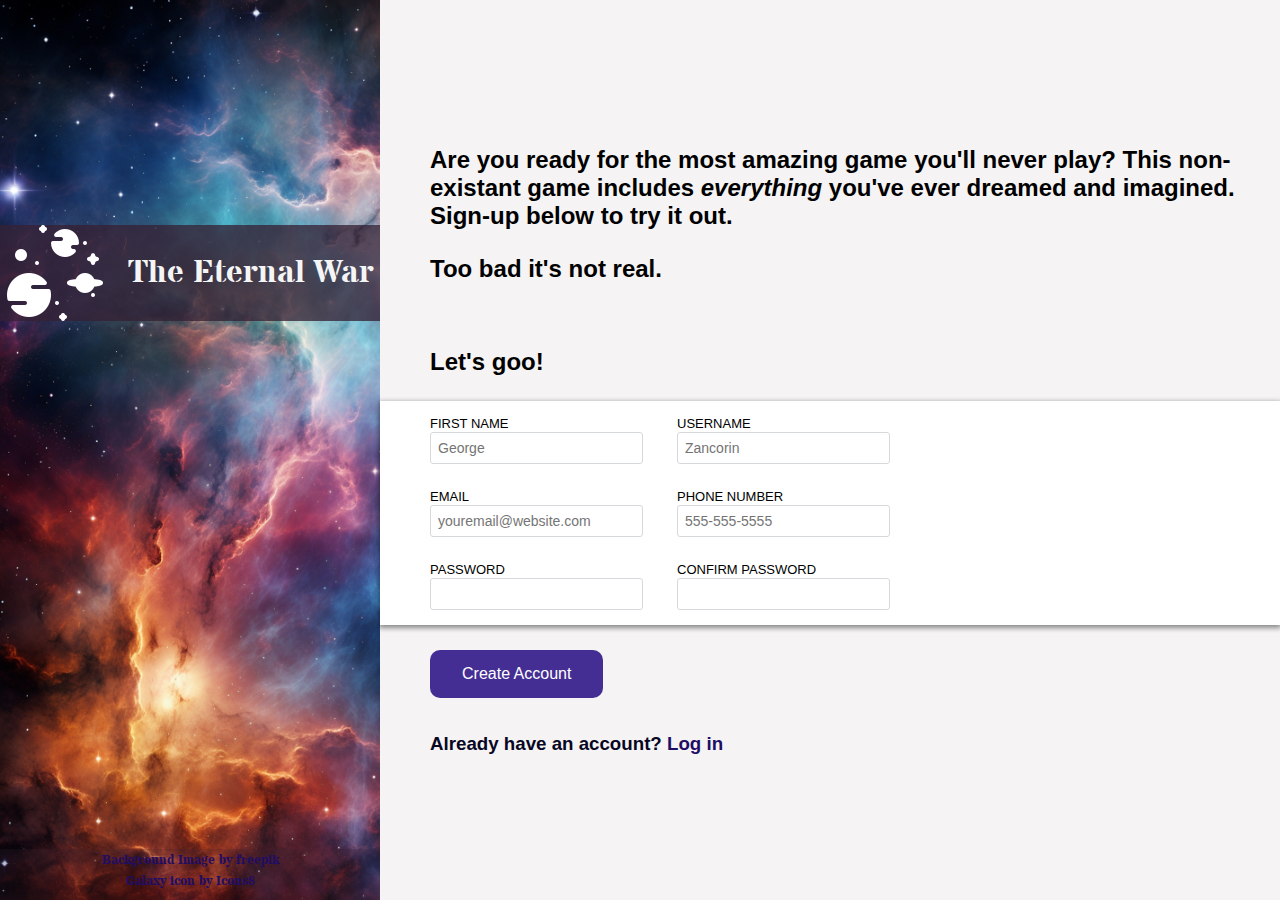
<file: index.html>
<!DOCTYPE html>
<html lang="en">
<head>
    <meta charset="UTF-8">
    <meta name="viewport" content="width=device-width, initial-scale=1.0">
    <title>Sign-up for the greatest game in the world.</title>
    <link rel="stylesheet" href="styles.css">
</head>
<body>


    <div class="mainContainer">

        <div class="leftSideContainer" title="A breathtaking galaxy.">
            <div class="leftSideTopContent">
                <img src="./Images/galaxy3.png" alt="Planets Icon">
                <h1>The Eternal War</h1>
            </div>
            <div class="leftSideBotContent">
                <h5>
                    <a href="https://www.freepik.com/free-ai-image/photorealistic-galaxy-background_94939276.htm#query=galaxy%20background&position=29&from_view=keyword&track=ais&uuid=30cdccdd-d65b-4391-8c16-6952f821e891">
                        Background Image by freepik
                    </a>
                </h5>

                <h5>
                    <a target="_blank" href="https://icons8.com/icon/QeUb2Fy0heV7/galaxy">Galaxy</a> icon by <a target="_blank" href="https://icons8.com">Icons8</a>
                </h5>
            </div>
        </div>

        <div class="rightSideContainer">
            <div class="rightSideTopText">
                <h2>Are you ready for the most amazing game you'll never play? This non-existant game includes <em>everything</em> you've ever dreamed and imagined. Sign-up below to try it out.</h2>
                <h2>Too bad it's not real.</h2>
            </div>

                <form action="" method="get" class="sign-up-form">
                    <header class="sign-up-form-header">
                        <h2>Let's goo!</h2>
                    </header>

                    <div class="rightSideForm">
                    <div class="form-column">

                        <div class="form-pair">
                        <label for="name">First Name</label>
                        <input type="text" 
                        id="name" name="name" placeholder="George"
                        minlength="3" maxlength="20"/>
                        </div>

                        <div class="form-pair">
                            <label for="email">Email</label>
                            <input type="email" id="email" name="email" placeholder="youremail@website.com">
                        </div>


                        <div class="form-pair">
                                <label for="password">Password</label>
                                <input type="password" id="password" name="password"
                                minlength="8" maxlength="20">
                        </div>
                    </div>

                    <div class="form-column">

                        <div class="form-pair">
                            <label for="username">Username</label>
                            <input type="text"
                            id="username" name="username" placeholder="Zancorin"
                            minlength="3" maxlength="20"/>
                        </div>


                        <div class="form-pair">
                            <label for="phone">Phone Number</label>
                            <input type="tel"
                            id="phone" name="phone" placeholder="555-555-5555"
                            minlength="10" maxlength="10"/>
                        </div>

                        <div class="form-pair">
                            <label for="confirmPassword">Confirm Password</label>
                            <input type="password" id="confirmPassword" name="confirmPassword"
                            minlength="8" maxlength="20">
                        </div>
                    </div>

                   <!-- <fieldset class="legacy-form-row">
                        <legend>Class</legend>
                        <input type="radio" id="class-type-1" name="class-type" value="warrior"/>
                        <label for="class-type-1" class="radio-label">Warrior</label>
                        <input type="radio" id="class-type-2" name="class-type" value="mage"/>
                        <label for="class-type-2" class="radio-label">Mage</label>
                        <input type="radio" id="class-type-3" name="class-type" value="Scout"/>
                        <label for="class-type-3" class="radio-label">Scout</label>
                    </fieldset>
                    --->




                    </div>

                </form>
                <div class="rightSideBtn">
                    <button>Create Account</button>
                </div>
                <div class="rightSideBotText">
                    <h3>Already have an account?<a href="#"> Log in</a></h3> 
                </div>
            </div>

        </div>

    </div>

</div>
</body>
</html>
</file>
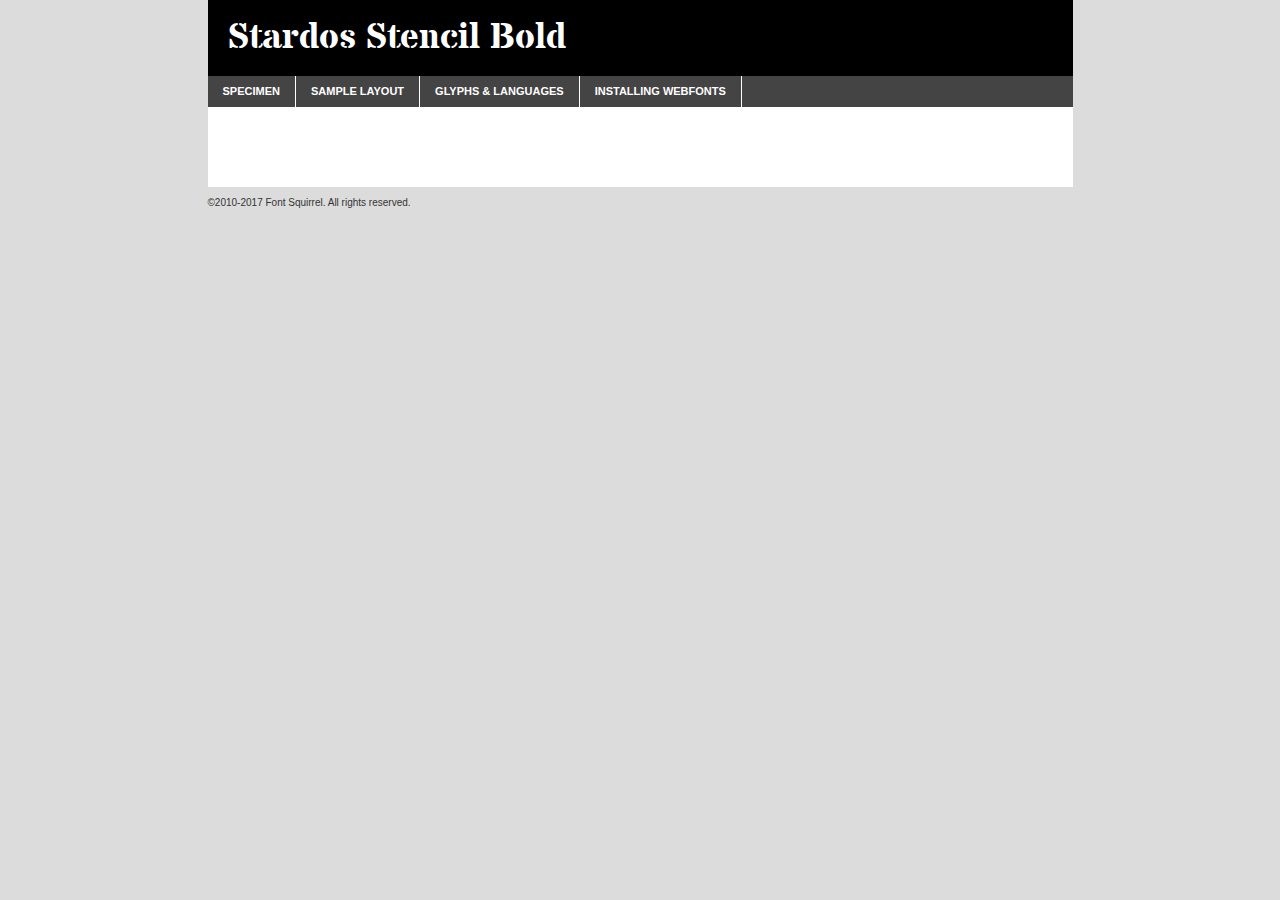
<file: fonts/stardosstencil-bold-demo.html>
<!DOCTYPE html PUBLIC "-//W3C//DTD XHTML 1.0 Transitional//EN"
        "http://www.w3.org/TR/xhtml1/DTD/xhtml1-transitional.dtd">

<html xmlns="http://www.w3.org/1999/xhtml" xml:lang="en" lang="en">
<head>
    <meta http-equiv="Content-Type" content="text/html; charset=utf-8"/>
    <script src="http://ajax.googleapis.com/ajax/libs/jquery/1.7.2/jquery.min.js" type="text/javascript" charset="utf-8"></script>
    <script type="text/javascript">
		(function($) {
			$.fn.easyTabs = function(option) {
				var param = jQuery.extend({ fadeSpeed: 'fast', defaultContent: 1, activeClass: 'active' }, option);
				$(this).each(function() {
					var thisId = '#' + this.id;
					if ( param.defaultContent == '' )
					{
						param.defaultContent = 1;
					}
					if ( typeof param.defaultContent == 'number' )
					{
						var defaultTab = $(thisId + ' .tabs li:eq(' + (param.defaultContent - 1) + ') a').attr('href').substr(1);
					}
					else
					{
						var defaultTab = param.defaultContent;
					}
					$(thisId + ' .tabs li a').each(function() {
						var tabToHide = $(this).attr('href').substr(1);
						$('#' + tabToHide).addClass('easytabs-tab-content');
					});
					hideAll();
					changeContent(defaultTab);

					function hideAll() {$(thisId + ' .easytabs-tab-content').hide();}

					function changeContent(tabId)
					{
						hideAll();
						$(thisId + ' .tabs li').removeClass(param.activeClass);
						$(thisId + ' .tabs li a[href=#' + tabId + ']').closest('li').addClass(param.activeClass);
						if ( param.fadeSpeed != 'none' )
						{
							$(thisId + ' #' + tabId).fadeIn(param.fadeSpeed);
						}
						else
						{
							$(thisId + ' #' + tabId).show();
						}
					}

					$(thisId + ' .tabs li').click(function() {
						var tabId = $(this).find('a').attr('href').substr(1);
						changeContent(tabId);
						return false;
					});
				});
			}
		})(jQuery);
    </script>
    <link rel="stylesheet" href="specimen_files/specimen_stylesheet.css" type="text/css" charset="utf-8"/>
    <link rel="stylesheet" href="stylesheet.css" type="text/css" charset="utf-8"/>

    <style type="text/css">
        		body {
			font-family: 'stardos_stencilbold';
        		}

            </style>

    <title>Stardos Stencil Bold Specimen</title>


    <script type="text/javascript" charset="utf-8">
		$(document).ready(function() {
			$('#container').easyTabs({ defaultContent: 1 });
		});
    </script>
</head>

<body>
<div id="container">
    <div id="header">
		Stardos Stencil Bold    </div>
    <ul class="tabs">
        <li><a href="#specimen">Specimen</a></li>
        <li><a href="#layout">Sample Layout</a></li>
		        <li><a href="#glyphs">Glyphs &amp; Languages</a></li>
        <li><a href="#installing">Installing Webfonts</a></li>

    </ul>

    <div id="main_content">


        <div id="specimen">

            <div class="section">
                <div class="grid12 firstcol">
                    <div class="huge">AaBb</div>
                </div>
            </div>

            <div class="section">
                <div class="glyph_range">A&#x200B;B&#x200b;C&#x200b;D&#x200b;E&#x200b;F&#x200b;G&#x200b;H&#x200b;I&#x200b;J&#x200b;K&#x200b;L&#x200b;M&#x200b;N&#x200b;O&#x200b;P&#x200b;Q&#x200b;R&#x200b;S&#x200b;T&#x200b;U&#x200b;V&#x200b;W&#x200b;X&#x200b;Y&#x200b;Z&#x200b;a&#x200b;b&#x200b;c&#x200b;d&#x200b;e&#x200b;f&#x200b;g&#x200b;h&#x200b;i&#x200b;j&#x200b;k&#x200b;l&#x200b;m&#x200b;n&#x200b;o&#x200b;p&#x200b;q&#x200b;r&#x200b;s&#x200b;t&#x200b;u&#x200b;v&#x200b;w&#x200b;x&#x200b;y&#x200b;z&#x200b;1&#x200b;2&#x200b;3&#x200b;4&#x200b;5&#x200b;6&#x200b;7&#x200b;8&#x200b;9&#x200b;0&#x200b;&amp;&#x200b;.&#x200b;,&#x200b;?&#x200b;!&#x200b;&#64;&#x200b;(&#x200b;)&#x200b;#&#x200b;$&#x200b;%&#x200b;*&#x200b;+&#x200b;-&#x200b;=&#x200b;:&#x200b;;</div>
            </div>
            <div class="section">
                <div class="grid12 firstcol">
                    <table class="sample_table">
                        <tr>
                            <td>10</td>
                            <td class="size10">abcdefghijklmnopqrstuvwxyzABCDEFGHIJKLMNOPQRSTUVWXYZ0123456789abcdefghijklmnopqrstuvwxyzABCDEFGHIJKLMNOPQRSTUVWXYZ0123456789abcdefghijklmnopqrstuvwxyzABCDEFGHIJKLMNOPQRSTUVWXYZ</td>
                        </tr>
                        <tr>
                            <td>11</td>
                            <td class="size11">abcdefghijklmnopqrstuvwxyzABCDEFGHIJKLMNOPQRSTUVWXYZ0123456789abcdefghijklmnopqrstuvwxyzABCDEFGHIJKLMNOPQRSTUVWXYZ0123456789abcdefghijklmnopqrstuvwxyzABCDEFGHIJKLMNOPQRSTUVWXYZ</td>
                        </tr>
                        <tr>
                            <td>12</td>
                            <td class="size12">abcdefghijklmnopqrstuvwxyzABCDEFGHIJKLMNOPQRSTUVWXYZ0123456789abcdefghijklmnopqrstuvwxyzABCDEFGHIJKLMNOPQRSTUVWXYZ0123456789abcdefghijklmnopqrstuvwxyzABCDEFGHIJKLMNOPQRSTUVWXYZ</td>
                        </tr>
                        <tr>
                            <td>13</td>
                            <td class="size13">abcdefghijklmnopqrstuvwxyzABCDEFGHIJKLMNOPQRSTUVWXYZ0123456789abcdefghijklmnopqrstuvwxyzABCDEFGHIJKLMNOPQRSTUVWXYZ0123456789abcdefghijklmnopqrstuvwxyzABCDEFGHIJKLMNOPQRSTUVWXYZ</td>
                        </tr>
                        <tr>
                            <td>14</td>
                            <td class="size14">abcdefghijklmnopqrstuvwxyzABCDEFGHIJKLMNOPQRSTUVWXYZ0123456789abcdefghijklmnopqrstuvwxyzABCDEFGHIJKLMNOPQRSTUVWXYZ0123456789abcdefghijklmnopqrstuvwxyzABCDEFGHIJKLMNOPQRSTUVWXYZ</td>
                        </tr>
                        <tr>
                            <td>16</td>
                            <td class="size16">abcdefghijklmnopqrstuvwxyzABCDEFGHIJKLMNOPQRSTUVWXYZ0123456789abcdefghijklmnopqrstuvwxyzABCDEFGHIJKLMNOPQRSTUVWXYZ</td>
                        </tr>
                        <tr>
                            <td>18</td>
                            <td class="size18">abcdefghijklmnopqrstuvwxyzABCDEFGHIJKLMNOPQRSTUVWXYZ0123456789abcdefghijklmnopqrstuvwxyzABCDEFGHIJKLMNOPQRSTUVWXYZ</td>
                        </tr>
                        <tr>
                            <td>20</td>
                            <td class="size20">abcdefghijklmnopqrstuvwxyzABCDEFGHIJKLMNOPQRSTUVWXYZ0123456789abcdefghijklmnopqrstuvwxyzABCDEFGHIJKLMNOPQRSTUVWXYZ</td>
                        </tr>
                        <tr>
                            <td>24</td>
                            <td class="size24">abcdefghijklmnopqrstuvwxyzABCDEFGHIJKLMNOPQRSTUVWXYZ0123456789abcdefghijklmnopqrstuvwxyzABCDEFGHIJKLMNOPQRSTUVWXYZ</td>
                        </tr>
                        <tr>
                            <td>30</td>
                            <td class="size30">abcdefghijklmnopqrstuvwxyzABCDEFGHIJKLMNOPQRSTUVWXYZ0123456789abcdefghijklmnopqrstuvwxyzABCDEFGHIJKLMNOPQRSTUVWXYZ</td>
                        </tr>
                        <tr>
                            <td>36</td>
                            <td class="size36">abcdefghijklmnopqrstuvwxyzABCDEFGHIJKLMNOPQRSTUVWXYZ0123456789abcdefghijklmnopqrstuvwxyzABCDEFGHIJKLMNOPQRSTUVWXYZ</td>
                        </tr>
                        <tr>
                            <td>48</td>
                            <td class="size48">abcdefghijklmnopqrstuvwxyzABCDEFGHIJKLMNOPQRSTUVWXYZ0123456789abcdefghijklmnopqrstuvwxyzABCDEFGHIJKLMNOPQRSTUVWXYZ</td>
                        </tr>
                        <tr>
                            <td>60</td>
                            <td class="size60">abcdefghijklmnopqrstuvwxyzABCDEFGHIJKLMNOPQRSTUVWXYZ0123456789abcdefghijklmnopqrstuvwxyzABCDEFGHIJKLMNOPQRSTUVWXYZ</td>
                        </tr>
                        <tr>
                            <td>72</td>
                            <td class="size72">abcdefghijklmnopqrstuvwxyzABCDEFGHIJKLMNOPQRSTUVWXYZ0123456789abcdefghijklmnopqrstuvwxyzABCDEFGHIJKLMNOPQRSTUVWXYZ</td>
                        </tr>
                        <tr>
                            <td>90</td>
                            <td class="size90">abcdefghijklmnopqrstuvwxyzABCDEFGHIJKLMNOPQRSTUVWXYZ0123456789abcdefghijklmnopqrstuvwxyzABCDEFGHIJKLMNOPQRSTUVWXYZ</td>
                        </tr>
                    </table>

                </div>

            </div>


            <div class="section" id="bodycomparison">


                <div id="xheight">
                    <div class="fontbody">&#x25FC;&#x25FC;&#x25FC;&#x25FC;&#x25FC;&#x25FC;&#x25FC;&#x25FC;&#x25FC;&#x25FC;&#x25FC;&#x25FC;&#x25FC;&#x25FC;&#x25FC;&#x25FC;&#x25FC;&#x25FC;&#x25FC;&#x25FC;&#x25FC;&#x25FC;&#x25FC;&#x25FC;&#x25FC;&#x25FC;&#x25FC;&#x25FC;&#x25FC;&#x25FC;&#x25FC;&#x25FC;&#x25FC;&#x25FC;&#x25FC;&#x25FC;&#x25FC;&#x25FC;&#x25FC;&#x25FC;&#x25FC;&#x25FC;&#x25FC;&#x25FC;&#x25FC;&#x25FC;&#x25FC;&#x25FC;&#x25FC;&#x25FC;&#x25FC;&#x25FC;&#x25FC;&#x25FC;&#x25FC;&#x25FC;&#x25FC;&#x25FC;&#x25FC;&#x25FC;&#x25FC;&#x25FC;&#x25FC;&#x25FC;&#x25FC;&#x25FC;&#x25FC;&#x25FC;&#x25FC;&#x25FC;&#x25FC;&#x25FC;&#x25FC;&#x25FC;&#x25FC;&#x25FC;&#x25FC;&#x25FC;&#x25FC;&#x25FC;&#x25FC;&#x25FC;&#x25FC;&#x25FC;&#x25FC;&#x25FC;&#x25FC;&#x25FC;&#x25FC;&#x25FC;&#x25FC;&#x25FC;&#x25FC;&#x25FC;&#x25FC;&#x25FC;&#x25FC;&#x25FC;&#x25FC;body</div>
                    <div class="arialbody">body</div>
                    <div class="verdanabody">body</div>
                    <div class="georgiabody">body</div>
                </div>
                <div class="fontbody" style="z-index:1">
                    body<span>Stardos Stencil Bold</span>
                </div>
                <div class="arialbody" style="z-index:1">
                    body<span>Arial</span>
                </div>
                <div class="verdanabody" style="z-index:1">
                    body<span>Verdana</span>
                </div>
                <div class="georgiabody" style="z-index:1">
                    body<span>Georgia</span>
                </div>


            </div>


            <div class="section psample psample_row1" id="">

                <div class="grid2 firstcol">
                    <p class="size10"><span>10.</span>Aenean lacinia bibendum nulla sed consectetur. Fusce dapibus, tellus ac cursus commodo, tortor mauris condimentum nibh, ut fermentum massa justo sit amet risus. Nullam id dolor id nibh ultricies vehicula ut id elit. Cum sociis natoque penatibus et magnis dis parturient montes, nascetur ridiculus mus. Nulla vitae elit libero, a pharetra augue.</p>

                </div>
                <div class="grid3">
                    <p class="size11"><span>11.</span>Aenean lacinia bibendum nulla sed consectetur. Fusce dapibus, tellus ac cursus commodo, tortor mauris condimentum nibh, ut fermentum massa justo sit amet risus. Nullam id dolor id nibh ultricies vehicula ut id elit. Cum sociis natoque penatibus et magnis dis parturient montes, nascetur ridiculus mus. Nulla vitae elit libero, a pharetra augue.</p>

                </div>
                <div class="grid3">
                    <p class="size12"><span>12.</span>Aenean lacinia bibendum nulla sed consectetur. Fusce dapibus, tellus ac cursus commodo, tortor mauris condimentum nibh, ut fermentum massa justo sit amet risus. Nullam id dolor id nibh ultricies vehicula ut id elit. Cum sociis natoque penatibus et magnis dis parturient montes, nascetur ridiculus mus. Nulla vitae elit libero, a pharetra augue.</p>

                </div>
                <div class="grid4">
                    <p class="size13"><span>13.</span>Aenean lacinia bibendum nulla sed consectetur. Fusce dapibus, tellus ac cursus commodo, tortor mauris condimentum nibh, ut fermentum massa justo sit amet risus. Nullam id dolor id nibh ultricies vehicula ut id elit. Cum sociis natoque penatibus et magnis dis parturient montes, nascetur ridiculus mus. Nulla vitae elit libero, a pharetra augue.</p>

                </div>
                <div class="white_blend"></div>

            </div>
            <div class="section psample psample_row2" id="">
                <div class="grid3 firstcol">
                    <p class="size14"><span>14.</span>Aenean lacinia bibendum nulla sed consectetur. Fusce dapibus, tellus ac cursus commodo, tortor mauris condimentum nibh, ut fermentum massa justo sit amet risus. Nullam id dolor id nibh ultricies vehicula ut id elit. Cum sociis natoque penatibus et magnis dis parturient montes, nascetur ridiculus mus. Nulla vitae elit libero, a pharetra augue.</p>

                </div>
                <div class="grid4">
                    <p class="size16"><span>16.</span>Aenean lacinia bibendum nulla sed consectetur. Fusce dapibus, tellus ac cursus commodo, tortor mauris condimentum nibh, ut fermentum massa justo sit amet risus. Nullam id dolor id nibh ultricies vehicula ut id elit. Cum sociis natoque penatibus et magnis dis parturient montes, nascetur ridiculus mus. Nulla vitae elit libero, a pharetra augue.</p>

                </div>
                <div class="grid5">
                    <p class="size18"><span>18.</span>Aenean lacinia bibendum nulla sed consectetur. Fusce dapibus, tellus ac cursus commodo, tortor mauris condimentum nibh, ut fermentum massa justo sit amet risus. Nullam id dolor id nibh ultricies vehicula ut id elit. Cum sociis natoque penatibus et magnis dis parturient montes, nascetur ridiculus mus. Nulla vitae elit libero, a pharetra augue.</p>

                </div>

                <div class="white_blend"></div>

            </div>

            <div class="section psample psample_row3" id="">
                <div class="grid5 firstcol">
                    <p class="size20"><span>20.</span>Aenean lacinia bibendum nulla sed consectetur. Fusce dapibus, tellus ac cursus commodo, tortor mauris condimentum nibh, ut fermentum massa justo sit amet risus. Nullam id dolor id nibh ultricies vehicula ut id elit. Cum sociis natoque penatibus et magnis dis parturient montes, nascetur ridiculus mus. Nulla vitae elit libero, a pharetra augue.</p>
                </div>
                <div class="grid7">
                    <p class="size24"><span>24.</span>Aenean lacinia bibendum nulla sed consectetur. Fusce dapibus, tellus ac cursus commodo, tortor mauris condimentum nibh, ut fermentum massa justo sit amet risus. Nullam id dolor id nibh ultricies vehicula ut id elit. Cum sociis natoque penatibus et magnis dis parturient montes, nascetur ridiculus mus. Nulla vitae elit libero, a pharetra augue.</p>
                </div>

                <div class="white_blend"></div>

            </div>

            <div class="section psample psample_row4" id="">
                <div class="grid12 firstcol">
                    <p class="size30"><span>30.</span>Aenean lacinia bibendum nulla sed consectetur. Fusce dapibus, tellus ac cursus commodo, tortor mauris condimentum nibh, ut fermentum massa justo sit amet risus. Nullam id dolor id nibh ultricies vehicula ut id elit. Cum sociis natoque penatibus et magnis dis parturient montes, nascetur ridiculus mus. Nulla vitae elit libero, a pharetra augue.</p>
                </div>
                <div class="white_blend"></div>

            </div>


            <div class="section psample psample_row1 fullreverse">
                <div class="grid2 firstcol">
                    <p class="size10"><span>10.</span>Aenean lacinia bibendum nulla sed consectetur. Fusce dapibus, tellus ac cursus commodo, tortor mauris condimentum nibh, ut fermentum massa justo sit amet risus. Nullam id dolor id nibh ultricies vehicula ut id elit. Cum sociis natoque penatibus et magnis dis parturient montes, nascetur ridiculus mus. Nulla vitae elit libero, a pharetra augue.</p>

                </div>
                <div class="grid3">
                    <p class="size11"><span>11.</span>Aenean lacinia bibendum nulla sed consectetur. Fusce dapibus, tellus ac cursus commodo, tortor mauris condimentum nibh, ut fermentum massa justo sit amet risus. Nullam id dolor id nibh ultricies vehicula ut id elit. Cum sociis natoque penatibus et magnis dis parturient montes, nascetur ridiculus mus. Nulla vitae elit libero, a pharetra augue.</p>

                </div>
                <div class="grid3">
                    <p class="size12"><span>12.</span>Aenean lacinia bibendum nulla sed consectetur. Fusce dapibus, tellus ac cursus commodo, tortor mauris condimentum nibh, ut fermentum massa justo sit amet risus. Nullam id dolor id nibh ultricies vehicula ut id elit. Cum sociis natoque penatibus et magnis dis parturient montes, nascetur ridiculus mus. Nulla vitae elit libero, a pharetra augue.</p>

                </div>
                <div class="grid4">
                    <p class="size13"><span>13.</span>Aenean lacinia bibendum nulla sed consectetur. Fusce dapibus, tellus ac cursus commodo, tortor mauris condimentum nibh, ut fermentum massa justo sit amet risus. Nullam id dolor id nibh ultricies vehicula ut id elit. Cum sociis natoque penatibus et magnis dis parturient montes, nascetur ridiculus mus. Nulla vitae elit libero, a pharetra augue.</p>

                </div>
                <div class="black_blend"></div>

            </div>

            <div class="section psample psample_row2 fullreverse">
                <div class="grid3 firstcol">
                    <p class="size14"><span>14.</span>Aenean lacinia bibendum nulla sed consectetur. Fusce dapibus, tellus ac cursus commodo, tortor mauris condimentum nibh, ut fermentum massa justo sit amet risus. Nullam id dolor id nibh ultricies vehicula ut id elit. Cum sociis natoque penatibus et magnis dis parturient montes, nascetur ridiculus mus. Nulla vitae elit libero, a pharetra augue.</p>

                </div>
                <div class="grid4">
                    <p class="size16"><span>16.</span>Aenean lacinia bibendum nulla sed consectetur. Fusce dapibus, tellus ac cursus commodo, tortor mauris condimentum nibh, ut fermentum massa justo sit amet risus. Nullam id dolor id nibh ultricies vehicula ut id elit. Cum sociis natoque penatibus et magnis dis parturient montes, nascetur ridiculus mus. Nulla vitae elit libero, a pharetra augue.</p>

                </div>
                <div class="grid5">
                    <p class="size18"><span>18.</span>Aenean lacinia bibendum nulla sed consectetur. Fusce dapibus, tellus ac cursus commodo, tortor mauris condimentum nibh, ut fermentum massa justo sit amet risus. Nullam id dolor id nibh ultricies vehicula ut id elit. Cum sociis natoque penatibus et magnis dis parturient montes, nascetur ridiculus mus. Nulla vitae elit libero, a pharetra augue.</p>

                </div>
                <div class="black_blend"></div>

            </div>

            <div class="section psample fullreverse psample_row3" id="">
                <div class="grid5 firstcol">
                    <p class="size20"><span>20.</span>Aenean lacinia bibendum nulla sed consectetur. Fusce dapibus, tellus ac cursus commodo, tortor mauris condimentum nibh, ut fermentum massa justo sit amet risus. Nullam id dolor id nibh ultricies vehicula ut id elit. Cum sociis natoque penatibus et magnis dis parturient montes, nascetur ridiculus mus. Nulla vitae elit libero, a pharetra augue.</p>
                </div>
                <div class="grid7">
                    <p class="size24"><span>24.</span>Aenean lacinia bibendum nulla sed consectetur. Fusce dapibus, tellus ac cursus commodo, tortor mauris condimentum nibh, ut fermentum massa justo sit amet risus. Nullam id dolor id nibh ultricies vehicula ut id elit. Cum sociis natoque penatibus et magnis dis parturient montes, nascetur ridiculus mus. Nulla vitae elit libero, a pharetra augue.</p>
                </div>

                <div class="black_blend"></div>

            </div>

            <div class="section psample fullreverse psample_row4" id="" style="border-bottom: 20px #000 solid;">
                <div class="grid12 firstcol">
                    <p class="size30"><span>30.</span>Aenean lacinia bibendum nulla sed consectetur. Fusce dapibus, tellus ac cursus commodo, tortor mauris condimentum nibh, ut fermentum massa justo sit amet risus. Nullam id dolor id nibh ultricies vehicula ut id elit. Cum sociis natoque penatibus et magnis dis parturient montes, nascetur ridiculus mus. Nulla vitae elit libero, a pharetra augue.</p>
                </div>
                <div class="black_blend"></div>

            </div>


        </div>

        <div id="layout">

            <div class="section">

                <div class="grid12 firstcol">
                    <h1>Lorem Ipsum Dolor</h1>
                    <h2>Etiam porta sem malesuada magna mollis euismod</h2>

                    <p class="byline">By <a href="#link">Aenean Lacinia</a></p>
                </div>
            </div>
            <div class="section">
                <div class="grid8 firstcol">
                    <p class="large">Donec sed odio dui. Morbi leo risus, porta ac consectetur ac, vestibulum at eros. Fusce dapibus, tellus ac cursus commodo, tortor mauris condimentum nibh, ut fermentum massa justo sit amet risus. </p>


                    <h3>Pellentesque ornare sem</h3>

                    <p>Maecenas sed diam eget risus varius blandit sit amet non magna. Maecenas faucibus mollis interdum. Donec ullamcorper nulla non metus auctor fringilla. Nullam id dolor id nibh ultricies vehicula ut id elit. Nullam id dolor id nibh ultricies vehicula ut id elit. </p>

                    <p>Aenean eu leo quam. Pellentesque ornare sem lacinia quam venenatis vestibulum. Lorem ipsum dolor sit amet, consectetur adipiscing elit. Cum sociis natoque penatibus et magnis dis parturient montes, nascetur ridiculus mus. </p>

                    <p>Nulla vitae elit libero, a pharetra augue. Praesent commodo cursus magna, vel scelerisque nisl consectetur et. Aenean lacinia bibendum nulla sed consectetur. </p>

                    <p>Nullam quis risus eget urna mollis ornare vel eu leo. Nullam quis risus eget urna mollis ornare vel eu leo. Maecenas sed diam eget risus varius blandit sit amet non magna. Donec ullamcorper nulla non metus auctor fringilla. </p>

                    <h3>Cras mattis consectetur</h3>

                    <p>Aenean eu leo quam. Pellentesque ornare sem lacinia quam venenatis vestibulum. Aenean lacinia bibendum nulla sed consectetur. Integer posuere erat a ante venenatis dapibus posuere velit aliquet. Cras mattis consectetur purus sit amet fermentum. </p>

                    <p>Nullam id dolor id nibh ultricies vehicula ut id elit. Nullam quis risus eget urna mollis ornare vel eu leo. Cras mattis consectetur purus sit amet fermentum.</p>
                </div>

                <div class="grid4 sidebar">

                    <div class="box reverse">
                        <p class="last">Nullam quis risus eget urna mollis ornare vel eu leo. Donec ullamcorper nulla non metus auctor fringilla. Cras mattis consectetur purus sit amet fermentum. Sed posuere consectetur est at lobortis. Lorem ipsum dolor sit amet, consectetur adipiscing elit. </p>
                    </div>

                    <p class="caption">Maecenas sed diam eget risus varius.</p>

                    <p>Vestibulum id ligula porta felis euismod semper. Integer posuere erat a ante venenatis dapibus posuere velit aliquet. Vestibulum id ligula porta felis euismod semper. Sed posuere consectetur est at lobortis. Maecenas sed diam eget risus varius blandit sit amet non magna. Fusce dapibus, tellus ac cursus commodo, tortor mauris condimentum nibh, ut fermentum massa justo sit amet risus. </p>


                    <p>Duis mollis, est non commodo luctus, nisi erat porttitor ligula, eget lacinia odio sem nec elit. Aenean lacinia bibendum nulla sed consectetur. Vivamus sagittis lacus vel augue laoreet rutrum faucibus dolor auctor. Aenean lacinia bibendum nulla sed consectetur. Nullam quis risus eget urna mollis ornare vel eu leo. </p>

                    <p>Praesent commodo cursus magna, vel scelerisque nisl consectetur et. Donec ullamcorper nulla non metus auctor fringilla. Maecenas faucibus mollis interdum. Fusce dapibus, tellus ac cursus commodo, tortor mauris condimentum nibh, ut fermentum massa justo sit amet risus. </p>

                </div>
            </div>

        </div>


		

        <div id="glyphs">
            <div class="section">
                <div class="grid12 firstcol">

                    <h1>Language Support</h1>
                    <p>The subset of Stardos Stencil Bold in this kit supports the following languages:<br/>

						Albanian, Basque, Breton, Chamorro, Danish, Dutch, English, Faroese, Finnish, French, Frisian, Galician, German, Icelandic, Italian, Malagasy, Norwegian, Portuguese, Spanish, Alsatian, Aragonese, Arapaho, Arrernte, Asturian, Aymara, Bislama, Cebuano, Corsican, Fijian, French_creole, Genoese, Gilbertese, Greenlandic, Haitian_creole, Hiligaynon, Hmong, Hopi, Ibanag, Iloko_ilokano, Indonesian, Interglossa_glosa, Interlingua, Irish_gaelic, Jerriais, Lojban, Lombard, Luxembourgeois, Manx, Mohawk, Norfolk_pitcairnese, Occitan, Oromo, Pangasinan, Papiamento, Piedmontese, Potawatomi, Rhaeto-romance, Romansh, Rotokas, Sami_lule, Samoan, Sardinian, Scots_gaelic, Seychelles_creole, Shona, Sicilian, Somali, Southern_ndebele, Swahili, Swati_swazi, Tagalog_filipino_pilipino, Tetum, Tok_pisin, Uyghur_latinized, Volapuk, Walloon, Warlpiri, Xhosa, Yapese, Zulu, Latinbasic, Ubasic, Demo                    </p>
                    <h1>Glyph Chart</h1>
                    <p>The subset of Stardos Stencil Bold in this kit includes all the glyphs listed below. Unicode entities are included above each glyph to help you insert individual characters into your layout.</p>
                    <div id="glyph_chart">

																				                                <div><p>&amp;#13;</p>&#13;</div>
																				                                <div><p>&amp;#32;</p>&#32;</div>
																				                                <div><p>&amp;#33;</p>&#33;</div>
																				                                <div><p>&amp;#34;</p>&#34;</div>
																				                                <div><p>&amp;#35;</p>&#35;</div>
																				                                <div><p>&amp;#36;</p>&#36;</div>
																				                                <div><p>&amp;#37;</p>&#37;</div>
																				                                <div><p>&amp;#38;</p>&#38;</div>
																				                                <div><p>&amp;#39;</p>&#39;</div>
																				                                <div><p>&amp;#40;</p>&#40;</div>
																				                                <div><p>&amp;#41;</p>&#41;</div>
																				                                <div><p>&amp;#42;</p>&#42;</div>
																				                                <div><p>&amp;#43;</p>&#43;</div>
																				                                <div><p>&amp;#44;</p>&#44;</div>
																				                                <div><p>&amp;#45;</p>&#45;</div>
																				                                <div><p>&amp;#46;</p>&#46;</div>
																				                                <div><p>&amp;#47;</p>&#47;</div>
																				                                <div><p>&amp;#48;</p>&#48;</div>
																				                                <div><p>&amp;#49;</p>&#49;</div>
																				                                <div><p>&amp;#50;</p>&#50;</div>
																				                                <div><p>&amp;#51;</p>&#51;</div>
																				                                <div><p>&amp;#52;</p>&#52;</div>
																				                                <div><p>&amp;#53;</p>&#53;</div>
																				                                <div><p>&amp;#54;</p>&#54;</div>
																				                                <div><p>&amp;#55;</p>&#55;</div>
																				                                <div><p>&amp;#56;</p>&#56;</div>
																				                                <div><p>&amp;#57;</p>&#57;</div>
																				                                <div><p>&amp;#58;</p>&#58;</div>
																				                                <div><p>&amp;#59;</p>&#59;</div>
																				                                <div><p>&amp;#60;</p>&#60;</div>
																				                                <div><p>&amp;#61;</p>&#61;</div>
																				                                <div><p>&amp;#62;</p>&#62;</div>
																				                                <div><p>&amp;#63;</p>&#63;</div>
																				                                <div><p>&amp;#64;</p>&#64;</div>
																				                                <div><p>&amp;#65;</p>&#65;</div>
																				                                <div><p>&amp;#66;</p>&#66;</div>
																				                                <div><p>&amp;#67;</p>&#67;</div>
																				                                <div><p>&amp;#68;</p>&#68;</div>
																				                                <div><p>&amp;#69;</p>&#69;</div>
																				                                <div><p>&amp;#70;</p>&#70;</div>
																				                                <div><p>&amp;#71;</p>&#71;</div>
																				                                <div><p>&amp;#72;</p>&#72;</div>
																				                                <div><p>&amp;#73;</p>&#73;</div>
																				                                <div><p>&amp;#74;</p>&#74;</div>
																				                                <div><p>&amp;#75;</p>&#75;</div>
																				                                <div><p>&amp;#76;</p>&#76;</div>
																				                                <div><p>&amp;#77;</p>&#77;</div>
																				                                <div><p>&amp;#78;</p>&#78;</div>
																				                                <div><p>&amp;#79;</p>&#79;</div>
																				                                <div><p>&amp;#80;</p>&#80;</div>
																				                                <div><p>&amp;#81;</p>&#81;</div>
																				                                <div><p>&amp;#82;</p>&#82;</div>
																				                                <div><p>&amp;#83;</p>&#83;</div>
																				                                <div><p>&amp;#84;</p>&#84;</div>
																				                                <div><p>&amp;#85;</p>&#85;</div>
																				                                <div><p>&amp;#86;</p>&#86;</div>
																				                                <div><p>&amp;#87;</p>&#87;</div>
																				                                <div><p>&amp;#88;</p>&#88;</div>
																				                                <div><p>&amp;#89;</p>&#89;</div>
																				                                <div><p>&amp;#90;</p>&#90;</div>
																				                                <div><p>&amp;#91;</p>&#91;</div>
																				                                <div><p>&amp;#92;</p>&#92;</div>
																				                                <div><p>&amp;#93;</p>&#93;</div>
																				                                <div><p>&amp;#94;</p>&#94;</div>
																				                                <div><p>&amp;#95;</p>&#95;</div>
																				                                <div><p>&amp;#96;</p>&#96;</div>
																				                                <div><p>&amp;#97;</p>&#97;</div>
																				                                <div><p>&amp;#98;</p>&#98;</div>
																				                                <div><p>&amp;#99;</p>&#99;</div>
																				                                <div><p>&amp;#100;</p>&#100;</div>
																				                                <div><p>&amp;#101;</p>&#101;</div>
																				                                <div><p>&amp;#102;</p>&#102;</div>
																				                                <div><p>&amp;#103;</p>&#103;</div>
																				                                <div><p>&amp;#104;</p>&#104;</div>
																				                                <div><p>&amp;#105;</p>&#105;</div>
																				                                <div><p>&amp;#106;</p>&#106;</div>
																				                                <div><p>&amp;#107;</p>&#107;</div>
																				                                <div><p>&amp;#108;</p>&#108;</div>
																				                                <div><p>&amp;#109;</p>&#109;</div>
																				                                <div><p>&amp;#110;</p>&#110;</div>
																				                                <div><p>&amp;#111;</p>&#111;</div>
																				                                <div><p>&amp;#112;</p>&#112;</div>
																				                                <div><p>&amp;#113;</p>&#113;</div>
																				                                <div><p>&amp;#114;</p>&#114;</div>
																				                                <div><p>&amp;#115;</p>&#115;</div>
																				                                <div><p>&amp;#116;</p>&#116;</div>
																				                                <div><p>&amp;#117;</p>&#117;</div>
																				                                <div><p>&amp;#118;</p>&#118;</div>
																				                                <div><p>&amp;#119;</p>&#119;</div>
																				                                <div><p>&amp;#120;</p>&#120;</div>
																				                                <div><p>&amp;#121;</p>&#121;</div>
																				                                <div><p>&amp;#122;</p>&#122;</div>
																				                                <div><p>&amp;#123;</p>&#123;</div>
																				                                <div><p>&amp;#124;</p>&#124;</div>
																				                                <div><p>&amp;#125;</p>&#125;</div>
																				                                <div><p>&amp;#126;</p>&#126;</div>
																				                                <div><p>&amp;#160;</p>&#160;</div>
																				                                <div><p>&amp;#161;</p>&#161;</div>
																				                                <div><p>&amp;#162;</p>&#162;</div>
																				                                <div><p>&amp;#163;</p>&#163;</div>
																				                                <div><p>&amp;#164;</p>&#164;</div>
																				                                <div><p>&amp;#165;</p>&#165;</div>
																				                                <div><p>&amp;#166;</p>&#166;</div>
																				                                <div><p>&amp;#167;</p>&#167;</div>
																				                                <div><p>&amp;#168;</p>&#168;</div>
																				                                <div><p>&amp;#169;</p>&#169;</div>
																				                                <div><p>&amp;#170;</p>&#170;</div>
																				                                <div><p>&amp;#171;</p>&#171;</div>
																				                                <div><p>&amp;#172;</p>&#172;</div>
																				                                <div><p>&amp;#173;</p>&#173;</div>
																				                                <div><p>&amp;#174;</p>&#174;</div>
																				                                <div><p>&amp;#175;</p>&#175;</div>
																				                                <div><p>&amp;#176;</p>&#176;</div>
																				                                <div><p>&amp;#177;</p>&#177;</div>
																				                                <div><p>&amp;#178;</p>&#178;</div>
																				                                <div><p>&amp;#179;</p>&#179;</div>
																				                                <div><p>&amp;#180;</p>&#180;</div>
																				                                <div><p>&amp;#181;</p>&#181;</div>
																				                                <div><p>&amp;#182;</p>&#182;</div>
																				                                <div><p>&amp;#183;</p>&#183;</div>
																				                                <div><p>&amp;#184;</p>&#184;</div>
																				                                <div><p>&amp;#185;</p>&#185;</div>
																				                                <div><p>&amp;#186;</p>&#186;</div>
																				                                <div><p>&amp;#187;</p>&#187;</div>
																				                                <div><p>&amp;#188;</p>&#188;</div>
																				                                <div><p>&amp;#189;</p>&#189;</div>
																				                                <div><p>&amp;#190;</p>&#190;</div>
																				                                <div><p>&amp;#191;</p>&#191;</div>
																				                                <div><p>&amp;#192;</p>&#192;</div>
																				                                <div><p>&amp;#193;</p>&#193;</div>
																				                                <div><p>&amp;#194;</p>&#194;</div>
																				                                <div><p>&amp;#195;</p>&#195;</div>
																				                                <div><p>&amp;#196;</p>&#196;</div>
																				                                <div><p>&amp;#197;</p>&#197;</div>
																				                                <div><p>&amp;#198;</p>&#198;</div>
																				                                <div><p>&amp;#199;</p>&#199;</div>
																				                                <div><p>&amp;#200;</p>&#200;</div>
																				                                <div><p>&amp;#201;</p>&#201;</div>
																				                                <div><p>&amp;#202;</p>&#202;</div>
																				                                <div><p>&amp;#203;</p>&#203;</div>
																				                                <div><p>&amp;#204;</p>&#204;</div>
																				                                <div><p>&amp;#205;</p>&#205;</div>
																				                                <div><p>&amp;#206;</p>&#206;</div>
																				                                <div><p>&amp;#207;</p>&#207;</div>
																				                                <div><p>&amp;#208;</p>&#208;</div>
																				                                <div><p>&amp;#209;</p>&#209;</div>
																				                                <div><p>&amp;#210;</p>&#210;</div>
																				                                <div><p>&amp;#211;</p>&#211;</div>
																				                                <div><p>&amp;#212;</p>&#212;</div>
																				                                <div><p>&amp;#213;</p>&#213;</div>
																				                                <div><p>&amp;#214;</p>&#214;</div>
																				                                <div><p>&amp;#215;</p>&#215;</div>
																				                                <div><p>&amp;#216;</p>&#216;</div>
																				                                <div><p>&amp;#217;</p>&#217;</div>
																				                                <div><p>&amp;#218;</p>&#218;</div>
																				                                <div><p>&amp;#219;</p>&#219;</div>
																				                                <div><p>&amp;#220;</p>&#220;</div>
																				                                <div><p>&amp;#221;</p>&#221;</div>
																				                                <div><p>&amp;#222;</p>&#222;</div>
																				                                <div><p>&amp;#223;</p>&#223;</div>
																				                                <div><p>&amp;#224;</p>&#224;</div>
																				                                <div><p>&amp;#225;</p>&#225;</div>
																				                                <div><p>&amp;#226;</p>&#226;</div>
																				                                <div><p>&amp;#227;</p>&#227;</div>
																				                                <div><p>&amp;#228;</p>&#228;</div>
																				                                <div><p>&amp;#229;</p>&#229;</div>
																				                                <div><p>&amp;#230;</p>&#230;</div>
																				                                <div><p>&amp;#231;</p>&#231;</div>
																				                                <div><p>&amp;#232;</p>&#232;</div>
																				                                <div><p>&amp;#233;</p>&#233;</div>
																				                                <div><p>&amp;#234;</p>&#234;</div>
																				                                <div><p>&amp;#235;</p>&#235;</div>
																				                                <div><p>&amp;#236;</p>&#236;</div>
																				                                <div><p>&amp;#237;</p>&#237;</div>
																				                                <div><p>&amp;#238;</p>&#238;</div>
																				                                <div><p>&amp;#239;</p>&#239;</div>
																				                                <div><p>&amp;#240;</p>&#240;</div>
																				                                <div><p>&amp;#241;</p>&#241;</div>
																				                                <div><p>&amp;#242;</p>&#242;</div>
																				                                <div><p>&amp;#243;</p>&#243;</div>
																				                                <div><p>&amp;#244;</p>&#244;</div>
																				                                <div><p>&amp;#245;</p>&#245;</div>
																				                                <div><p>&amp;#246;</p>&#246;</div>
																				                                <div><p>&amp;#247;</p>&#247;</div>
																				                                <div><p>&amp;#248;</p>&#248;</div>
																				                                <div><p>&amp;#249;</p>&#249;</div>
																				                                <div><p>&amp;#250;</p>&#250;</div>
																				                                <div><p>&amp;#251;</p>&#251;</div>
																				                                <div><p>&amp;#252;</p>&#252;</div>
																				                                <div><p>&amp;#253;</p>&#253;</div>
																				                                <div><p>&amp;#254;</p>&#254;</div>
																				                                <div><p>&amp;#255;</p>&#255;</div>
																				                                <div><p>&amp;#338;</p>&#338;</div>
																				                                <div><p>&amp;#339;</p>&#339;</div>
																				                                <div><p>&amp;#376;</p>&#376;</div>
																				                                <div><p>&amp;#710;</p>&#710;</div>
																				                                <div><p>&amp;#732;</p>&#732;</div>
																				                                <div><p>&amp;#8192;</p>&#8192;</div>
																				                                <div><p>&amp;#8193;</p>&#8193;</div>
																				                                <div><p>&amp;#8194;</p>&#8194;</div>
																				                                <div><p>&amp;#8195;</p>&#8195;</div>
																				                                <div><p>&amp;#8196;</p>&#8196;</div>
																				                                <div><p>&amp;#8197;</p>&#8197;</div>
																				                                <div><p>&amp;#8198;</p>&#8198;</div>
																				                                <div><p>&amp;#8199;</p>&#8199;</div>
																				                                <div><p>&amp;#8200;</p>&#8200;</div>
																				                                <div><p>&amp;#8201;</p>&#8201;</div>
																				                                <div><p>&amp;#8202;</p>&#8202;</div>
																				                                <div><p>&amp;#8208;</p>&#8208;</div>
																				                                <div><p>&amp;#8209;</p>&#8209;</div>
																				                                <div><p>&amp;#8210;</p>&#8210;</div>
																				                                <div><p>&amp;#8211;</p>&#8211;</div>
																				                                <div><p>&amp;#8212;</p>&#8212;</div>
																				                                <div><p>&amp;#8216;</p>&#8216;</div>
																				                                <div><p>&amp;#8217;</p>&#8217;</div>
																				                                <div><p>&amp;#8218;</p>&#8218;</div>
																				                                <div><p>&amp;#8220;</p>&#8220;</div>
																				                                <div><p>&amp;#8221;</p>&#8221;</div>
																				                                <div><p>&amp;#8222;</p>&#8222;</div>
																				                                <div><p>&amp;#8226;</p>&#8226;</div>
																				                                <div><p>&amp;#8230;</p>&#8230;</div>
																				                                <div><p>&amp;#8239;</p>&#8239;</div>
																				                                <div><p>&amp;#8249;</p>&#8249;</div>
																				                                <div><p>&amp;#8250;</p>&#8250;</div>
																				                                <div><p>&amp;#8287;</p>&#8287;</div>
																				                                <div><p>&amp;#8364;</p>&#8364;</div>
																				                                <div><p>&amp;#8482;</p>&#8482;</div>
																				                                <div><p>&amp;#9724;</p>&#9724;</div>
																				                                <div><p>&amp;#64257;</p>&#64257;</div>
																				                                <div><p>&amp;#64258;</p>&#64258;</div>
																																													                    </div>
                </div>


            </div>
        </div>


        <div id="specs">

        </div>

        <div id="installing">
            <div class="section">
                <div class="grid7 firstcol">
                    <h1>Installing Webfonts</h1>

                    <p>Webfonts are supported by all major browser platforms but not all in the same way. There are currently four different font formats that must be included in order to target all browsers. This includes TTF, WOFF, EOT and SVG.</p>

                    <h2>1. Upload your webfonts</h2>
                    <p>You must upload your webfont kit to your website. They should be in or near the same directory as your CSS files.</p>

                    <h2>2. Include the webfont stylesheet</h2>
                    <p>A special CSS @font-face declaration helps the various browsers select the appropriate font it needs without causing you a bunch of headaches. Learn more about this syntax by reading the <a href="https://www.fontspring.com/blog/further-hardening-of-the-bulletproof-syntax">Fontspring blog post</a> about it. The code for it is as follows:</p>


                    <code>
                        @font-face{
                        font-family: 'MyWebFont';
                        src: url('WebFont.eot');
                        src: url('WebFont.eot?#iefix') format('embedded-opentype'),
                        url('WebFont.woff') format('woff'),
                        url('WebFont.ttf') format('truetype'),
                        url('WebFont.svg#webfont') format('svg');
                        }
                    </code>

                    <p>We've already gone ahead and generated the code for you. All you have to do is link to the stylesheet in your HTML, like this:</p>
                    <code>&lt;link rel=&quot;stylesheet&quot; href=&quot;stylesheet.css&quot; type=&quot;text/css&quot; charset=&quot;utf-8&quot; /&gt;</code>

                    <h2>3. Modify your own stylesheet</h2>
                    <p>To take advantage of your new fonts, you must tell your stylesheet to use them. Look at the original @font-face declaration above and find the property called "font-family." The name linked there will be what you use to reference the font. Prepend that webfont name to the font stack in the "font-family" property, inside the selector you want to change. For example:</p>
                    <code>p { font-family: 'WebFont', Arial, sans-serif; }</code>

                    <h2>4. Test</h2>
                    <p>Getting webfonts to work cross-browser <em>can</em> be tricky. Use the information in the sidebar to help you if you find that fonts aren't loading in a particular browser.</p>
                </div>

                <div class="grid5 sidebar">
                    <div class="box">
                        <h2>Troubleshooting<br/>Font-Face Problems</h2>
                        <p>Having trouble getting your webfonts to load in your new website? Here are some tips to sort out what might be the problem.</p>

                        <h3>Fonts not showing in any browser</h3>

                        <p>This sounds like you need to work on the plumbing. You either did not upload the fonts to the correct directory, or you did not link the fonts properly in the CSS. If you've confirmed that all this is correct and you still have a problem, take a look at your .htaccess file and see if requests are getting intercepted.</p>

                        <h3>Fonts not loading in iPhone or iPad</h3>

                        <p>The most common problem here is that you are serving the fonts from an IIS server. IIS refuses to serve files that have unknown MIME types. If that is the case, you must set the MIME type for SVG to "image/svg+xml" in the server settings. Follow these instructions from Microsoft if you need help.</p>

                        <h3>Fonts not loading in Firefox</h3>

                        <p>The primary reason for this failure? You are still using a version Firefox older than 3.5. So upgrade already! If that isn't it, then you are very likely serving fonts from a different domain. Firefox requires that all font assets be served from the same domain. Lastly it is possible that you need to add WOFF to your list of MIME types (if you are serving via IIS.)</p>

                        <h3>Fonts not loading in IE</h3>

                        <p>Are you looking at Internet Explorer on an actual Windows machine or are you cheating by using a service like Adobe BrowserLab? Many of these screenshot services do not render @font-face for IE. Best to test it on a real machine.</p>

                        <h3>Fonts not loading in IE9</h3>

                        <p>IE9, like Firefox, requires that fonts be served from the same domain as the website. Make sure that is the case.</p>
                    </div>
                </div>
            </div>

        </div>

    </div>
    <div id="footer">
        <p>&copy;2010-2017 Font Squirrel. All rights reserved.</p>
    </div>
</div>
</body>
</html>
</file>
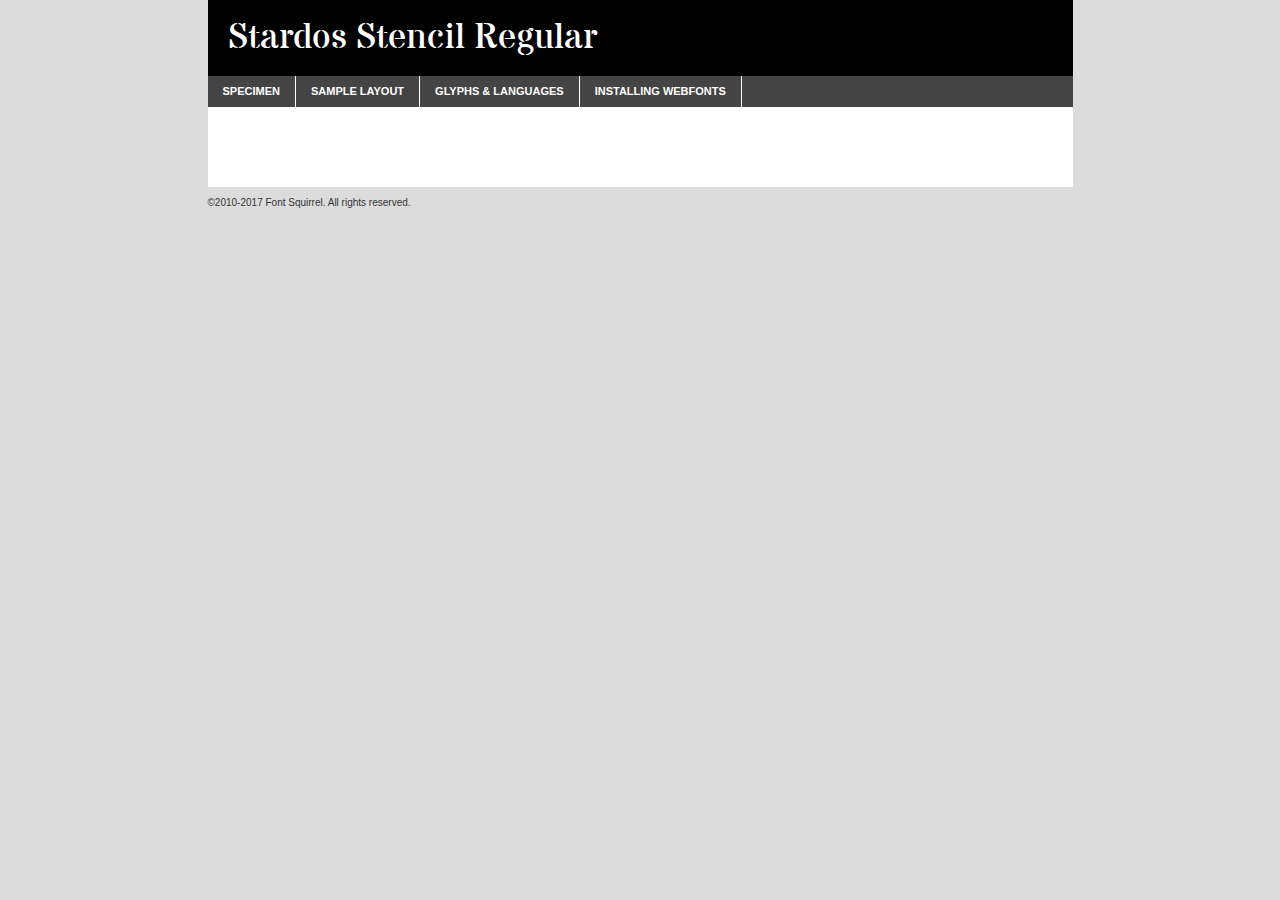
<file: fonts/stardosstencil-regular-demo.html>
<!DOCTYPE html PUBLIC "-//W3C//DTD XHTML 1.0 Transitional//EN"
        "http://www.w3.org/TR/xhtml1/DTD/xhtml1-transitional.dtd">

<html xmlns="http://www.w3.org/1999/xhtml" xml:lang="en" lang="en">
<head>
    <meta http-equiv="Content-Type" content="text/html; charset=utf-8"/>
    <script src="http://ajax.googleapis.com/ajax/libs/jquery/1.7.2/jquery.min.js" type="text/javascript" charset="utf-8"></script>
    <script type="text/javascript">
		(function($) {
			$.fn.easyTabs = function(option) {
				var param = jQuery.extend({ fadeSpeed: 'fast', defaultContent: 1, activeClass: 'active' }, option);
				$(this).each(function() {
					var thisId = '#' + this.id;
					if ( param.defaultContent == '' )
					{
						param.defaultContent = 1;
					}
					if ( typeof param.defaultContent == 'number' )
					{
						var defaultTab = $(thisId + ' .tabs li:eq(' + (param.defaultContent - 1) + ') a').attr('href').substr(1);
					}
					else
					{
						var defaultTab = param.defaultContent;
					}
					$(thisId + ' .tabs li a').each(function() {
						var tabToHide = $(this).attr('href').substr(1);
						$('#' + tabToHide).addClass('easytabs-tab-content');
					});
					hideAll();
					changeContent(defaultTab);

					function hideAll() {$(thisId + ' .easytabs-tab-content').hide();}

					function changeContent(tabId)
					{
						hideAll();
						$(thisId + ' .tabs li').removeClass(param.activeClass);
						$(thisId + ' .tabs li a[href=#' + tabId + ']').closest('li').addClass(param.activeClass);
						if ( param.fadeSpeed != 'none' )
						{
							$(thisId + ' #' + tabId).fadeIn(param.fadeSpeed);
						}
						else
						{
							$(thisId + ' #' + tabId).show();
						}
					}

					$(thisId + ' .tabs li').click(function() {
						var tabId = $(this).find('a').attr('href').substr(1);
						changeContent(tabId);
						return false;
					});
				});
			}
		})(jQuery);
    </script>
    <link rel="stylesheet" href="specimen_files/specimen_stylesheet.css" type="text/css" charset="utf-8"/>
    <link rel="stylesheet" href="stylesheet.css" type="text/css" charset="utf-8"/>

    <style type="text/css">
        		body {
			font-family: 'stardos_stencilregular';
        		}

            </style>

    <title>Stardos Stencil Regular Specimen</title>


    <script type="text/javascript" charset="utf-8">
		$(document).ready(function() {
			$('#container').easyTabs({ defaultContent: 1 });
		});
    </script>
</head>

<body>
<div id="container">
    <div id="header">
		Stardos Stencil Regular    </div>
    <ul class="tabs">
        <li><a href="#specimen">Specimen</a></li>
        <li><a href="#layout">Sample Layout</a></li>
		        <li><a href="#glyphs">Glyphs &amp; Languages</a></li>
        <li><a href="#installing">Installing Webfonts</a></li>

    </ul>

    <div id="main_content">


        <div id="specimen">

            <div class="section">
                <div class="grid12 firstcol">
                    <div class="huge">AaBb</div>
                </div>
            </div>

            <div class="section">
                <div class="glyph_range">A&#x200B;B&#x200b;C&#x200b;D&#x200b;E&#x200b;F&#x200b;G&#x200b;H&#x200b;I&#x200b;J&#x200b;K&#x200b;L&#x200b;M&#x200b;N&#x200b;O&#x200b;P&#x200b;Q&#x200b;R&#x200b;S&#x200b;T&#x200b;U&#x200b;V&#x200b;W&#x200b;X&#x200b;Y&#x200b;Z&#x200b;a&#x200b;b&#x200b;c&#x200b;d&#x200b;e&#x200b;f&#x200b;g&#x200b;h&#x200b;i&#x200b;j&#x200b;k&#x200b;l&#x200b;m&#x200b;n&#x200b;o&#x200b;p&#x200b;q&#x200b;r&#x200b;s&#x200b;t&#x200b;u&#x200b;v&#x200b;w&#x200b;x&#x200b;y&#x200b;z&#x200b;1&#x200b;2&#x200b;3&#x200b;4&#x200b;5&#x200b;6&#x200b;7&#x200b;8&#x200b;9&#x200b;0&#x200b;&amp;&#x200b;.&#x200b;,&#x200b;?&#x200b;!&#x200b;&#64;&#x200b;(&#x200b;)&#x200b;#&#x200b;$&#x200b;%&#x200b;*&#x200b;+&#x200b;-&#x200b;=&#x200b;:&#x200b;;</div>
            </div>
            <div class="section">
                <div class="grid12 firstcol">
                    <table class="sample_table">
                        <tr>
                            <td>10</td>
                            <td class="size10">abcdefghijklmnopqrstuvwxyzABCDEFGHIJKLMNOPQRSTUVWXYZ0123456789abcdefghijklmnopqrstuvwxyzABCDEFGHIJKLMNOPQRSTUVWXYZ0123456789abcdefghijklmnopqrstuvwxyzABCDEFGHIJKLMNOPQRSTUVWXYZ</td>
                        </tr>
                        <tr>
                            <td>11</td>
                            <td class="size11">abcdefghijklmnopqrstuvwxyzABCDEFGHIJKLMNOPQRSTUVWXYZ0123456789abcdefghijklmnopqrstuvwxyzABCDEFGHIJKLMNOPQRSTUVWXYZ0123456789abcdefghijklmnopqrstuvwxyzABCDEFGHIJKLMNOPQRSTUVWXYZ</td>
                        </tr>
                        <tr>
                            <td>12</td>
                            <td class="size12">abcdefghijklmnopqrstuvwxyzABCDEFGHIJKLMNOPQRSTUVWXYZ0123456789abcdefghijklmnopqrstuvwxyzABCDEFGHIJKLMNOPQRSTUVWXYZ0123456789abcdefghijklmnopqrstuvwxyzABCDEFGHIJKLMNOPQRSTUVWXYZ</td>
                        </tr>
                        <tr>
                            <td>13</td>
                            <td class="size13">abcdefghijklmnopqrstuvwxyzABCDEFGHIJKLMNOPQRSTUVWXYZ0123456789abcdefghijklmnopqrstuvwxyzABCDEFGHIJKLMNOPQRSTUVWXYZ0123456789abcdefghijklmnopqrstuvwxyzABCDEFGHIJKLMNOPQRSTUVWXYZ</td>
                        </tr>
                        <tr>
                            <td>14</td>
                            <td class="size14">abcdefghijklmnopqrstuvwxyzABCDEFGHIJKLMNOPQRSTUVWXYZ0123456789abcdefghijklmnopqrstuvwxyzABCDEFGHIJKLMNOPQRSTUVWXYZ0123456789abcdefghijklmnopqrstuvwxyzABCDEFGHIJKLMNOPQRSTUVWXYZ</td>
                        </tr>
                        <tr>
                            <td>16</td>
                            <td class="size16">abcdefghijklmnopqrstuvwxyzABCDEFGHIJKLMNOPQRSTUVWXYZ0123456789abcdefghijklmnopqrstuvwxyzABCDEFGHIJKLMNOPQRSTUVWXYZ</td>
                        </tr>
                        <tr>
                            <td>18</td>
                            <td class="size18">abcdefghijklmnopqrstuvwxyzABCDEFGHIJKLMNOPQRSTUVWXYZ0123456789abcdefghijklmnopqrstuvwxyzABCDEFGHIJKLMNOPQRSTUVWXYZ</td>
                        </tr>
                        <tr>
                            <td>20</td>
                            <td class="size20">abcdefghijklmnopqrstuvwxyzABCDEFGHIJKLMNOPQRSTUVWXYZ0123456789abcdefghijklmnopqrstuvwxyzABCDEFGHIJKLMNOPQRSTUVWXYZ</td>
                        </tr>
                        <tr>
                            <td>24</td>
                            <td class="size24">abcdefghijklmnopqrstuvwxyzABCDEFGHIJKLMNOPQRSTUVWXYZ0123456789abcdefghijklmnopqrstuvwxyzABCDEFGHIJKLMNOPQRSTUVWXYZ</td>
                        </tr>
                        <tr>
                            <td>30</td>
                            <td class="size30">abcdefghijklmnopqrstuvwxyzABCDEFGHIJKLMNOPQRSTUVWXYZ0123456789abcdefghijklmnopqrstuvwxyzABCDEFGHIJKLMNOPQRSTUVWXYZ</td>
                        </tr>
                        <tr>
                            <td>36</td>
                            <td class="size36">abcdefghijklmnopqrstuvwxyzABCDEFGHIJKLMNOPQRSTUVWXYZ0123456789abcdefghijklmnopqrstuvwxyzABCDEFGHIJKLMNOPQRSTUVWXYZ</td>
                        </tr>
                        <tr>
                            <td>48</td>
                            <td class="size48">abcdefghijklmnopqrstuvwxyzABCDEFGHIJKLMNOPQRSTUVWXYZ0123456789abcdefghijklmnopqrstuvwxyzABCDEFGHIJKLMNOPQRSTUVWXYZ</td>
                        </tr>
                        <tr>
                            <td>60</td>
                            <td class="size60">abcdefghijklmnopqrstuvwxyzABCDEFGHIJKLMNOPQRSTUVWXYZ0123456789abcdefghijklmnopqrstuvwxyzABCDEFGHIJKLMNOPQRSTUVWXYZ</td>
                        </tr>
                        <tr>
                            <td>72</td>
                            <td class="size72">abcdefghijklmnopqrstuvwxyzABCDEFGHIJKLMNOPQRSTUVWXYZ0123456789abcdefghijklmnopqrstuvwxyzABCDEFGHIJKLMNOPQRSTUVWXYZ</td>
                        </tr>
                        <tr>
                            <td>90</td>
                            <td class="size90">abcdefghijklmnopqrstuvwxyzABCDEFGHIJKLMNOPQRSTUVWXYZ0123456789abcdefghijklmnopqrstuvwxyzABCDEFGHIJKLMNOPQRSTUVWXYZ</td>
                        </tr>
                    </table>

                </div>

            </div>


            <div class="section" id="bodycomparison">


                <div id="xheight">
                    <div class="fontbody">&#x25FC;&#x25FC;&#x25FC;&#x25FC;&#x25FC;&#x25FC;&#x25FC;&#x25FC;&#x25FC;&#x25FC;&#x25FC;&#x25FC;&#x25FC;&#x25FC;&#x25FC;&#x25FC;&#x25FC;&#x25FC;&#x25FC;&#x25FC;&#x25FC;&#x25FC;&#x25FC;&#x25FC;&#x25FC;&#x25FC;&#x25FC;&#x25FC;&#x25FC;&#x25FC;&#x25FC;&#x25FC;&#x25FC;&#x25FC;&#x25FC;&#x25FC;&#x25FC;&#x25FC;&#x25FC;&#x25FC;&#x25FC;&#x25FC;&#x25FC;&#x25FC;&#x25FC;&#x25FC;&#x25FC;&#x25FC;&#x25FC;&#x25FC;&#x25FC;&#x25FC;&#x25FC;&#x25FC;&#x25FC;&#x25FC;&#x25FC;&#x25FC;&#x25FC;&#x25FC;&#x25FC;&#x25FC;&#x25FC;&#x25FC;&#x25FC;&#x25FC;&#x25FC;&#x25FC;&#x25FC;&#x25FC;&#x25FC;&#x25FC;&#x25FC;&#x25FC;&#x25FC;&#x25FC;&#x25FC;&#x25FC;&#x25FC;&#x25FC;&#x25FC;&#x25FC;&#x25FC;&#x25FC;&#x25FC;&#x25FC;&#x25FC;&#x25FC;&#x25FC;&#x25FC;&#x25FC;&#x25FC;&#x25FC;&#x25FC;&#x25FC;&#x25FC;&#x25FC;&#x25FC;&#x25FC;body</div>
                    <div class="arialbody">body</div>
                    <div class="verdanabody">body</div>
                    <div class="georgiabody">body</div>
                </div>
                <div class="fontbody" style="z-index:1">
                    body<span>Stardos Stencil Regular</span>
                </div>
                <div class="arialbody" style="z-index:1">
                    body<span>Arial</span>
                </div>
                <div class="verdanabody" style="z-index:1">
                    body<span>Verdana</span>
                </div>
                <div class="georgiabody" style="z-index:1">
                    body<span>Georgia</span>
                </div>


            </div>


            <div class="section psample psample_row1" id="">

                <div class="grid2 firstcol">
                    <p class="size10"><span>10.</span>Aenean lacinia bibendum nulla sed consectetur. Fusce dapibus, tellus ac cursus commodo, tortor mauris condimentum nibh, ut fermentum massa justo sit amet risus. Nullam id dolor id nibh ultricies vehicula ut id elit. Cum sociis natoque penatibus et magnis dis parturient montes, nascetur ridiculus mus. Nulla vitae elit libero, a pharetra augue.</p>

                </div>
                <div class="grid3">
                    <p class="size11"><span>11.</span>Aenean lacinia bibendum nulla sed consectetur. Fusce dapibus, tellus ac cursus commodo, tortor mauris condimentum nibh, ut fermentum massa justo sit amet risus. Nullam id dolor id nibh ultricies vehicula ut id elit. Cum sociis natoque penatibus et magnis dis parturient montes, nascetur ridiculus mus. Nulla vitae elit libero, a pharetra augue.</p>

                </div>
                <div class="grid3">
                    <p class="size12"><span>12.</span>Aenean lacinia bibendum nulla sed consectetur. Fusce dapibus, tellus ac cursus commodo, tortor mauris condimentum nibh, ut fermentum massa justo sit amet risus. Nullam id dolor id nibh ultricies vehicula ut id elit. Cum sociis natoque penatibus et magnis dis parturient montes, nascetur ridiculus mus. Nulla vitae elit libero, a pharetra augue.</p>

                </div>
                <div class="grid4">
                    <p class="size13"><span>13.</span>Aenean lacinia bibendum nulla sed consectetur. Fusce dapibus, tellus ac cursus commodo, tortor mauris condimentum nibh, ut fermentum massa justo sit amet risus. Nullam id dolor id nibh ultricies vehicula ut id elit. Cum sociis natoque penatibus et magnis dis parturient montes, nascetur ridiculus mus. Nulla vitae elit libero, a pharetra augue.</p>

                </div>
                <div class="white_blend"></div>

            </div>
            <div class="section psample psample_row2" id="">
                <div class="grid3 firstcol">
                    <p class="size14"><span>14.</span>Aenean lacinia bibendum nulla sed consectetur. Fusce dapibus, tellus ac cursus commodo, tortor mauris condimentum nibh, ut fermentum massa justo sit amet risus. Nullam id dolor id nibh ultricies vehicula ut id elit. Cum sociis natoque penatibus et magnis dis parturient montes, nascetur ridiculus mus. Nulla vitae elit libero, a pharetra augue.</p>

                </div>
                <div class="grid4">
                    <p class="size16"><span>16.</span>Aenean lacinia bibendum nulla sed consectetur. Fusce dapibus, tellus ac cursus commodo, tortor mauris condimentum nibh, ut fermentum massa justo sit amet risus. Nullam id dolor id nibh ultricies vehicula ut id elit. Cum sociis natoque penatibus et magnis dis parturient montes, nascetur ridiculus mus. Nulla vitae elit libero, a pharetra augue.</p>

                </div>
                <div class="grid5">
                    <p class="size18"><span>18.</span>Aenean lacinia bibendum nulla sed consectetur. Fusce dapibus, tellus ac cursus commodo, tortor mauris condimentum nibh, ut fermentum massa justo sit amet risus. Nullam id dolor id nibh ultricies vehicula ut id elit. Cum sociis natoque penatibus et magnis dis parturient montes, nascetur ridiculus mus. Nulla vitae elit libero, a pharetra augue.</p>

                </div>

                <div class="white_blend"></div>

            </div>

            <div class="section psample psample_row3" id="">
                <div class="grid5 firstcol">
                    <p class="size20"><span>20.</span>Aenean lacinia bibendum nulla sed consectetur. Fusce dapibus, tellus ac cursus commodo, tortor mauris condimentum nibh, ut fermentum massa justo sit amet risus. Nullam id dolor id nibh ultricies vehicula ut id elit. Cum sociis natoque penatibus et magnis dis parturient montes, nascetur ridiculus mus. Nulla vitae elit libero, a pharetra augue.</p>
                </div>
                <div class="grid7">
                    <p class="size24"><span>24.</span>Aenean lacinia bibendum nulla sed consectetur. Fusce dapibus, tellus ac cursus commodo, tortor mauris condimentum nibh, ut fermentum massa justo sit amet risus. Nullam id dolor id nibh ultricies vehicula ut id elit. Cum sociis natoque penatibus et magnis dis parturient montes, nascetur ridiculus mus. Nulla vitae elit libero, a pharetra augue.</p>
                </div>

                <div class="white_blend"></div>

            </div>

            <div class="section psample psample_row4" id="">
                <div class="grid12 firstcol">
                    <p class="size30"><span>30.</span>Aenean lacinia bibendum nulla sed consectetur. Fusce dapibus, tellus ac cursus commodo, tortor mauris condimentum nibh, ut fermentum massa justo sit amet risus. Nullam id dolor id nibh ultricies vehicula ut id elit. Cum sociis natoque penatibus et magnis dis parturient montes, nascetur ridiculus mus. Nulla vitae elit libero, a pharetra augue.</p>
                </div>
                <div class="white_blend"></div>

            </div>


            <div class="section psample psample_row1 fullreverse">
                <div class="grid2 firstcol">
                    <p class="size10"><span>10.</span>Aenean lacinia bibendum nulla sed consectetur. Fusce dapibus, tellus ac cursus commodo, tortor mauris condimentum nibh, ut fermentum massa justo sit amet risus. Nullam id dolor id nibh ultricies vehicula ut id elit. Cum sociis natoque penatibus et magnis dis parturient montes, nascetur ridiculus mus. Nulla vitae elit libero, a pharetra augue.</p>

                </div>
                <div class="grid3">
                    <p class="size11"><span>11.</span>Aenean lacinia bibendum nulla sed consectetur. Fusce dapibus, tellus ac cursus commodo, tortor mauris condimentum nibh, ut fermentum massa justo sit amet risus. Nullam id dolor id nibh ultricies vehicula ut id elit. Cum sociis natoque penatibus et magnis dis parturient montes, nascetur ridiculus mus. Nulla vitae elit libero, a pharetra augue.</p>

                </div>
                <div class="grid3">
                    <p class="size12"><span>12.</span>Aenean lacinia bibendum nulla sed consectetur. Fusce dapibus, tellus ac cursus commodo, tortor mauris condimentum nibh, ut fermentum massa justo sit amet risus. Nullam id dolor id nibh ultricies vehicula ut id elit. Cum sociis natoque penatibus et magnis dis parturient montes, nascetur ridiculus mus. Nulla vitae elit libero, a pharetra augue.</p>

                </div>
                <div class="grid4">
                    <p class="size13"><span>13.</span>Aenean lacinia bibendum nulla sed consectetur. Fusce dapibus, tellus ac cursus commodo, tortor mauris condimentum nibh, ut fermentum massa justo sit amet risus. Nullam id dolor id nibh ultricies vehicula ut id elit. Cum sociis natoque penatibus et magnis dis parturient montes, nascetur ridiculus mus. Nulla vitae elit libero, a pharetra augue.</p>

                </div>
                <div class="black_blend"></div>

            </div>

            <div class="section psample psample_row2 fullreverse">
                <div class="grid3 firstcol">
                    <p class="size14"><span>14.</span>Aenean lacinia bibendum nulla sed consectetur. Fusce dapibus, tellus ac cursus commodo, tortor mauris condimentum nibh, ut fermentum massa justo sit amet risus. Nullam id dolor id nibh ultricies vehicula ut id elit. Cum sociis natoque penatibus et magnis dis parturient montes, nascetur ridiculus mus. Nulla vitae elit libero, a pharetra augue.</p>

                </div>
                <div class="grid4">
                    <p class="size16"><span>16.</span>Aenean lacinia bibendum nulla sed consectetur. Fusce dapibus, tellus ac cursus commodo, tortor mauris condimentum nibh, ut fermentum massa justo sit amet risus. Nullam id dolor id nibh ultricies vehicula ut id elit. Cum sociis natoque penatibus et magnis dis parturient montes, nascetur ridiculus mus. Nulla vitae elit libero, a pharetra augue.</p>

                </div>
                <div class="grid5">
                    <p class="size18"><span>18.</span>Aenean lacinia bibendum nulla sed consectetur. Fusce dapibus, tellus ac cursus commodo, tortor mauris condimentum nibh, ut fermentum massa justo sit amet risus. Nullam id dolor id nibh ultricies vehicula ut id elit. Cum sociis natoque penatibus et magnis dis parturient montes, nascetur ridiculus mus. Nulla vitae elit libero, a pharetra augue.</p>

                </div>
                <div class="black_blend"></div>

            </div>

            <div class="section psample fullreverse psample_row3" id="">
                <div class="grid5 firstcol">
                    <p class="size20"><span>20.</span>Aenean lacinia bibendum nulla sed consectetur. Fusce dapibus, tellus ac cursus commodo, tortor mauris condimentum nibh, ut fermentum massa justo sit amet risus. Nullam id dolor id nibh ultricies vehicula ut id elit. Cum sociis natoque penatibus et magnis dis parturient montes, nascetur ridiculus mus. Nulla vitae elit libero, a pharetra augue.</p>
                </div>
                <div class="grid7">
                    <p class="size24"><span>24.</span>Aenean lacinia bibendum nulla sed consectetur. Fusce dapibus, tellus ac cursus commodo, tortor mauris condimentum nibh, ut fermentum massa justo sit amet risus. Nullam id dolor id nibh ultricies vehicula ut id elit. Cum sociis natoque penatibus et magnis dis parturient montes, nascetur ridiculus mus. Nulla vitae elit libero, a pharetra augue.</p>
                </div>

                <div class="black_blend"></div>

            </div>

            <div class="section psample fullreverse psample_row4" id="" style="border-bottom: 20px #000 solid;">
                <div class="grid12 firstcol">
                    <p class="size30"><span>30.</span>Aenean lacinia bibendum nulla sed consectetur. Fusce dapibus, tellus ac cursus commodo, tortor mauris condimentum nibh, ut fermentum massa justo sit amet risus. Nullam id dolor id nibh ultricies vehicula ut id elit. Cum sociis natoque penatibus et magnis dis parturient montes, nascetur ridiculus mus. Nulla vitae elit libero, a pharetra augue.</p>
                </div>
                <div class="black_blend"></div>

            </div>


        </div>

        <div id="layout">

            <div class="section">

                <div class="grid12 firstcol">
                    <h1>Lorem Ipsum Dolor</h1>
                    <h2>Etiam porta sem malesuada magna mollis euismod</h2>

                    <p class="byline">By <a href="#link">Aenean Lacinia</a></p>
                </div>
            </div>
            <div class="section">
                <div class="grid8 firstcol">
                    <p class="large">Donec sed odio dui. Morbi leo risus, porta ac consectetur ac, vestibulum at eros. Fusce dapibus, tellus ac cursus commodo, tortor mauris condimentum nibh, ut fermentum massa justo sit amet risus. </p>


                    <h3>Pellentesque ornare sem</h3>

                    <p>Maecenas sed diam eget risus varius blandit sit amet non magna. Maecenas faucibus mollis interdum. Donec ullamcorper nulla non metus auctor fringilla. Nullam id dolor id nibh ultricies vehicula ut id elit. Nullam id dolor id nibh ultricies vehicula ut id elit. </p>

                    <p>Aenean eu leo quam. Pellentesque ornare sem lacinia quam venenatis vestibulum. Lorem ipsum dolor sit amet, consectetur adipiscing elit. Cum sociis natoque penatibus et magnis dis parturient montes, nascetur ridiculus mus. </p>

                    <p>Nulla vitae elit libero, a pharetra augue. Praesent commodo cursus magna, vel scelerisque nisl consectetur et. Aenean lacinia bibendum nulla sed consectetur. </p>

                    <p>Nullam quis risus eget urna mollis ornare vel eu leo. Nullam quis risus eget urna mollis ornare vel eu leo. Maecenas sed diam eget risus varius blandit sit amet non magna. Donec ullamcorper nulla non metus auctor fringilla. </p>

                    <h3>Cras mattis consectetur</h3>

                    <p>Aenean eu leo quam. Pellentesque ornare sem lacinia quam venenatis vestibulum. Aenean lacinia bibendum nulla sed consectetur. Integer posuere erat a ante venenatis dapibus posuere velit aliquet. Cras mattis consectetur purus sit amet fermentum. </p>

                    <p>Nullam id dolor id nibh ultricies vehicula ut id elit. Nullam quis risus eget urna mollis ornare vel eu leo. Cras mattis consectetur purus sit amet fermentum.</p>
                </div>

                <div class="grid4 sidebar">

                    <div class="box reverse">
                        <p class="last">Nullam quis risus eget urna mollis ornare vel eu leo. Donec ullamcorper nulla non metus auctor fringilla. Cras mattis consectetur purus sit amet fermentum. Sed posuere consectetur est at lobortis. Lorem ipsum dolor sit amet, consectetur adipiscing elit. </p>
                    </div>

                    <p class="caption">Maecenas sed diam eget risus varius.</p>

                    <p>Vestibulum id ligula porta felis euismod semper. Integer posuere erat a ante venenatis dapibus posuere velit aliquet. Vestibulum id ligula porta felis euismod semper. Sed posuere consectetur est at lobortis. Maecenas sed diam eget risus varius blandit sit amet non magna. Fusce dapibus, tellus ac cursus commodo, tortor mauris condimentum nibh, ut fermentum massa justo sit amet risus. </p>


                    <p>Duis mollis, est non commodo luctus, nisi erat porttitor ligula, eget lacinia odio sem nec elit. Aenean lacinia bibendum nulla sed consectetur. Vivamus sagittis lacus vel augue laoreet rutrum faucibus dolor auctor. Aenean lacinia bibendum nulla sed consectetur. Nullam quis risus eget urna mollis ornare vel eu leo. </p>

                    <p>Praesent commodo cursus magna, vel scelerisque nisl consectetur et. Donec ullamcorper nulla non metus auctor fringilla. Maecenas faucibus mollis interdum. Fusce dapibus, tellus ac cursus commodo, tortor mauris condimentum nibh, ut fermentum massa justo sit amet risus. </p>

                </div>
            </div>

        </div>


		

        <div id="glyphs">
            <div class="section">
                <div class="grid12 firstcol">

                    <h1>Language Support</h1>
                    <p>The subset of Stardos Stencil Regular in this kit supports the following languages:<br/>

						Albanian, Basque, Breton, Chamorro, Danish, Dutch, English, Faroese, Finnish, French, Frisian, Galician, German, Icelandic, Italian, Malagasy, Norwegian, Portuguese, Spanish, Alsatian, Aragonese, Arapaho, Arrernte, Asturian, Aymara, Bislama, Cebuano, Corsican, Fijian, French_creole, Genoese, Gilbertese, Greenlandic, Haitian_creole, Hiligaynon, Hmong, Hopi, Ibanag, Iloko_ilokano, Indonesian, Interglossa_glosa, Interlingua, Irish_gaelic, Jerriais, Lojban, Lombard, Luxembourgeois, Manx, Mohawk, Norfolk_pitcairnese, Occitan, Oromo, Pangasinan, Papiamento, Piedmontese, Potawatomi, Rhaeto-romance, Romansh, Rotokas, Sami_lule, Samoan, Sardinian, Scots_gaelic, Seychelles_creole, Shona, Sicilian, Somali, Southern_ndebele, Swahili, Swati_swazi, Tagalog_filipino_pilipino, Tetum, Tok_pisin, Uyghur_latinized, Volapuk, Walloon, Warlpiri, Xhosa, Yapese, Zulu, Latinbasic, Ubasic, Demo                    </p>
                    <h1>Glyph Chart</h1>
                    <p>The subset of Stardos Stencil Regular in this kit includes all the glyphs listed below. Unicode entities are included above each glyph to help you insert individual characters into your layout.</p>
                    <div id="glyph_chart">

																				                                <div><p>&amp;#13;</p>&#13;</div>
																				                                <div><p>&amp;#32;</p>&#32;</div>
																				                                <div><p>&amp;#33;</p>&#33;</div>
																				                                <div><p>&amp;#34;</p>&#34;</div>
																				                                <div><p>&amp;#35;</p>&#35;</div>
																				                                <div><p>&amp;#36;</p>&#36;</div>
																				                                <div><p>&amp;#37;</p>&#37;</div>
																				                                <div><p>&amp;#38;</p>&#38;</div>
																				                                <div><p>&amp;#39;</p>&#39;</div>
																				                                <div><p>&amp;#40;</p>&#40;</div>
																				                                <div><p>&amp;#41;</p>&#41;</div>
																				                                <div><p>&amp;#42;</p>&#42;</div>
																				                                <div><p>&amp;#43;</p>&#43;</div>
																				                                <div><p>&amp;#44;</p>&#44;</div>
																				                                <div><p>&amp;#45;</p>&#45;</div>
																				                                <div><p>&amp;#46;</p>&#46;</div>
																				                                <div><p>&amp;#47;</p>&#47;</div>
																				                                <div><p>&amp;#48;</p>&#48;</div>
																				                                <div><p>&amp;#49;</p>&#49;</div>
																				                                <div><p>&amp;#50;</p>&#50;</div>
																				                                <div><p>&amp;#51;</p>&#51;</div>
																				                                <div><p>&amp;#52;</p>&#52;</div>
																				                                <div><p>&amp;#53;</p>&#53;</div>
																				                                <div><p>&amp;#54;</p>&#54;</div>
																				                                <div><p>&amp;#55;</p>&#55;</div>
																				                                <div><p>&amp;#56;</p>&#56;</div>
																				                                <div><p>&amp;#57;</p>&#57;</div>
																				                                <div><p>&amp;#58;</p>&#58;</div>
																				                                <div><p>&amp;#59;</p>&#59;</div>
																				                                <div><p>&amp;#60;</p>&#60;</div>
																				                                <div><p>&amp;#61;</p>&#61;</div>
																				                                <div><p>&amp;#62;</p>&#62;</div>
																				                                <div><p>&amp;#63;</p>&#63;</div>
																				                                <div><p>&amp;#64;</p>&#64;</div>
																				                                <div><p>&amp;#65;</p>&#65;</div>
																				                                <div><p>&amp;#66;</p>&#66;</div>
																				                                <div><p>&amp;#67;</p>&#67;</div>
																				                                <div><p>&amp;#68;</p>&#68;</div>
																				                                <div><p>&amp;#69;</p>&#69;</div>
																				                                <div><p>&amp;#70;</p>&#70;</div>
																				                                <div><p>&amp;#71;</p>&#71;</div>
																				                                <div><p>&amp;#72;</p>&#72;</div>
																				                                <div><p>&amp;#73;</p>&#73;</div>
																				                                <div><p>&amp;#74;</p>&#74;</div>
																				                                <div><p>&amp;#75;</p>&#75;</div>
																				                                <div><p>&amp;#76;</p>&#76;</div>
																				                                <div><p>&amp;#77;</p>&#77;</div>
																				                                <div><p>&amp;#78;</p>&#78;</div>
																				                                <div><p>&amp;#79;</p>&#79;</div>
																				                                <div><p>&amp;#80;</p>&#80;</div>
																				                                <div><p>&amp;#81;</p>&#81;</div>
																				                                <div><p>&amp;#82;</p>&#82;</div>
																				                                <div><p>&amp;#83;</p>&#83;</div>
																				                                <div><p>&amp;#84;</p>&#84;</div>
																				                                <div><p>&amp;#85;</p>&#85;</div>
																				                                <div><p>&amp;#86;</p>&#86;</div>
																				                                <div><p>&amp;#87;</p>&#87;</div>
																				                                <div><p>&amp;#88;</p>&#88;</div>
																				                                <div><p>&amp;#89;</p>&#89;</div>
																				                                <div><p>&amp;#90;</p>&#90;</div>
																				                                <div><p>&amp;#91;</p>&#91;</div>
																				                                <div><p>&amp;#92;</p>&#92;</div>
																				                                <div><p>&amp;#93;</p>&#93;</div>
																				                                <div><p>&amp;#94;</p>&#94;</div>
																				                                <div><p>&amp;#95;</p>&#95;</div>
																				                                <div><p>&amp;#96;</p>&#96;</div>
																				                                <div><p>&amp;#97;</p>&#97;</div>
																				                                <div><p>&amp;#98;</p>&#98;</div>
																				                                <div><p>&amp;#99;</p>&#99;</div>
																				                                <div><p>&amp;#100;</p>&#100;</div>
																				                                <div><p>&amp;#101;</p>&#101;</div>
																				                                <div><p>&amp;#102;</p>&#102;</div>
																				                                <div><p>&amp;#103;</p>&#103;</div>
																				                                <div><p>&amp;#104;</p>&#104;</div>
																				                                <div><p>&amp;#105;</p>&#105;</div>
																				                                <div><p>&amp;#106;</p>&#106;</div>
																				                                <div><p>&amp;#107;</p>&#107;</div>
																				                                <div><p>&amp;#108;</p>&#108;</div>
																				                                <div><p>&amp;#109;</p>&#109;</div>
																				                                <div><p>&amp;#110;</p>&#110;</div>
																				                                <div><p>&amp;#111;</p>&#111;</div>
																				                                <div><p>&amp;#112;</p>&#112;</div>
																				                                <div><p>&amp;#113;</p>&#113;</div>
																				                                <div><p>&amp;#114;</p>&#114;</div>
																				                                <div><p>&amp;#115;</p>&#115;</div>
																				                                <div><p>&amp;#116;</p>&#116;</div>
																				                                <div><p>&amp;#117;</p>&#117;</div>
																				                                <div><p>&amp;#118;</p>&#118;</div>
																				                                <div><p>&amp;#119;</p>&#119;</div>
																				                                <div><p>&amp;#120;</p>&#120;</div>
																				                                <div><p>&amp;#121;</p>&#121;</div>
																				                                <div><p>&amp;#122;</p>&#122;</div>
																				                                <div><p>&amp;#123;</p>&#123;</div>
																				                                <div><p>&amp;#124;</p>&#124;</div>
																				                                <div><p>&amp;#125;</p>&#125;</div>
																				                                <div><p>&amp;#126;</p>&#126;</div>
																				                                <div><p>&amp;#160;</p>&#160;</div>
																				                                <div><p>&amp;#161;</p>&#161;</div>
																				                                <div><p>&amp;#162;</p>&#162;</div>
																				                                <div><p>&amp;#163;</p>&#163;</div>
																				                                <div><p>&amp;#164;</p>&#164;</div>
																				                                <div><p>&amp;#165;</p>&#165;</div>
																				                                <div><p>&amp;#166;</p>&#166;</div>
																				                                <div><p>&amp;#167;</p>&#167;</div>
																				                                <div><p>&amp;#168;</p>&#168;</div>
																				                                <div><p>&amp;#169;</p>&#169;</div>
																				                                <div><p>&amp;#170;</p>&#170;</div>
																				                                <div><p>&amp;#171;</p>&#171;</div>
																				                                <div><p>&amp;#172;</p>&#172;</div>
																				                                <div><p>&amp;#173;</p>&#173;</div>
																				                                <div><p>&amp;#174;</p>&#174;</div>
																				                                <div><p>&amp;#175;</p>&#175;</div>
																				                                <div><p>&amp;#176;</p>&#176;</div>
																				                                <div><p>&amp;#177;</p>&#177;</div>
																				                                <div><p>&amp;#178;</p>&#178;</div>
																				                                <div><p>&amp;#179;</p>&#179;</div>
																				                                <div><p>&amp;#180;</p>&#180;</div>
																				                                <div><p>&amp;#181;</p>&#181;</div>
																				                                <div><p>&amp;#182;</p>&#182;</div>
																				                                <div><p>&amp;#183;</p>&#183;</div>
																				                                <div><p>&amp;#184;</p>&#184;</div>
																				                                <div><p>&amp;#185;</p>&#185;</div>
																				                                <div><p>&amp;#186;</p>&#186;</div>
																				                                <div><p>&amp;#187;</p>&#187;</div>
																				                                <div><p>&amp;#188;</p>&#188;</div>
																				                                <div><p>&amp;#189;</p>&#189;</div>
																				                                <div><p>&amp;#190;</p>&#190;</div>
																				                                <div><p>&amp;#191;</p>&#191;</div>
																				                                <div><p>&amp;#192;</p>&#192;</div>
																				                                <div><p>&amp;#193;</p>&#193;</div>
																				                                <div><p>&amp;#194;</p>&#194;</div>
																				                                <div><p>&amp;#195;</p>&#195;</div>
																				                                <div><p>&amp;#196;</p>&#196;</div>
																				                                <div><p>&amp;#197;</p>&#197;</div>
																				                                <div><p>&amp;#198;</p>&#198;</div>
																				                                <div><p>&amp;#199;</p>&#199;</div>
																				                                <div><p>&amp;#200;</p>&#200;</div>
																				                                <div><p>&amp;#201;</p>&#201;</div>
																				                                <div><p>&amp;#202;</p>&#202;</div>
																				                                <div><p>&amp;#203;</p>&#203;</div>
																				                                <div><p>&amp;#204;</p>&#204;</div>
																				                                <div><p>&amp;#205;</p>&#205;</div>
																				                                <div><p>&amp;#206;</p>&#206;</div>
																				                                <div><p>&amp;#207;</p>&#207;</div>
																				                                <div><p>&amp;#208;</p>&#208;</div>
																				                                <div><p>&amp;#209;</p>&#209;</div>
																				                                <div><p>&amp;#210;</p>&#210;</div>
																				                                <div><p>&amp;#211;</p>&#211;</div>
																				                                <div><p>&amp;#212;</p>&#212;</div>
																				                                <div><p>&amp;#213;</p>&#213;</div>
																				                                <div><p>&amp;#214;</p>&#214;</div>
																				                                <div><p>&amp;#215;</p>&#215;</div>
																				                                <div><p>&amp;#216;</p>&#216;</div>
																				                                <div><p>&amp;#217;</p>&#217;</div>
																				                                <div><p>&amp;#218;</p>&#218;</div>
																				                                <div><p>&amp;#219;</p>&#219;</div>
																				                                <div><p>&amp;#220;</p>&#220;</div>
																				                                <div><p>&amp;#221;</p>&#221;</div>
																				                                <div><p>&amp;#222;</p>&#222;</div>
																				                                <div><p>&amp;#223;</p>&#223;</div>
																				                                <div><p>&amp;#224;</p>&#224;</div>
																				                                <div><p>&amp;#225;</p>&#225;</div>
																				                                <div><p>&amp;#226;</p>&#226;</div>
																				                                <div><p>&amp;#227;</p>&#227;</div>
																				                                <div><p>&amp;#228;</p>&#228;</div>
																				                                <div><p>&amp;#229;</p>&#229;</div>
																				                                <div><p>&amp;#230;</p>&#230;</div>
																				                                <div><p>&amp;#231;</p>&#231;</div>
																				                                <div><p>&amp;#232;</p>&#232;</div>
																				                                <div><p>&amp;#233;</p>&#233;</div>
																				                                <div><p>&amp;#234;</p>&#234;</div>
																				                                <div><p>&amp;#235;</p>&#235;</div>
																				                                <div><p>&amp;#236;</p>&#236;</div>
																				                                <div><p>&amp;#237;</p>&#237;</div>
																				                                <div><p>&amp;#238;</p>&#238;</div>
																				                                <div><p>&amp;#239;</p>&#239;</div>
																				                                <div><p>&amp;#240;</p>&#240;</div>
																				                                <div><p>&amp;#241;</p>&#241;</div>
																				                                <div><p>&amp;#242;</p>&#242;</div>
																				                                <div><p>&amp;#243;</p>&#243;</div>
																				                                <div><p>&amp;#244;</p>&#244;</div>
																				                                <div><p>&amp;#245;</p>&#245;</div>
																				                                <div><p>&amp;#246;</p>&#246;</div>
																				                                <div><p>&amp;#247;</p>&#247;</div>
																				                                <div><p>&amp;#248;</p>&#248;</div>
																				                                <div><p>&amp;#249;</p>&#249;</div>
																				                                <div><p>&amp;#250;</p>&#250;</div>
																				                                <div><p>&amp;#251;</p>&#251;</div>
																				                                <div><p>&amp;#252;</p>&#252;</div>
																				                                <div><p>&amp;#253;</p>&#253;</div>
																				                                <div><p>&amp;#254;</p>&#254;</div>
																				                                <div><p>&amp;#255;</p>&#255;</div>
																				                                <div><p>&amp;#338;</p>&#338;</div>
																				                                <div><p>&amp;#339;</p>&#339;</div>
																				                                <div><p>&amp;#376;</p>&#376;</div>
																				                                <div><p>&amp;#710;</p>&#710;</div>
																				                                <div><p>&amp;#732;</p>&#732;</div>
																				                                <div><p>&amp;#8192;</p>&#8192;</div>
																				                                <div><p>&amp;#8193;</p>&#8193;</div>
																				                                <div><p>&amp;#8194;</p>&#8194;</div>
																				                                <div><p>&amp;#8195;</p>&#8195;</div>
																				                                <div><p>&amp;#8196;</p>&#8196;</div>
																				                                <div><p>&amp;#8197;</p>&#8197;</div>
																				                                <div><p>&amp;#8198;</p>&#8198;</div>
																				                                <div><p>&amp;#8199;</p>&#8199;</div>
																				                                <div><p>&amp;#8200;</p>&#8200;</div>
																				                                <div><p>&amp;#8201;</p>&#8201;</div>
																				                                <div><p>&amp;#8202;</p>&#8202;</div>
																				                                <div><p>&amp;#8208;</p>&#8208;</div>
																				                                <div><p>&amp;#8209;</p>&#8209;</div>
																				                                <div><p>&amp;#8210;</p>&#8210;</div>
																				                                <div><p>&amp;#8211;</p>&#8211;</div>
																				                                <div><p>&amp;#8212;</p>&#8212;</div>
																				                                <div><p>&amp;#8216;</p>&#8216;</div>
																				                                <div><p>&amp;#8217;</p>&#8217;</div>
																				                                <div><p>&amp;#8218;</p>&#8218;</div>
																				                                <div><p>&amp;#8220;</p>&#8220;</div>
																				                                <div><p>&amp;#8221;</p>&#8221;</div>
																				                                <div><p>&amp;#8222;</p>&#8222;</div>
																				                                <div><p>&amp;#8226;</p>&#8226;</div>
																				                                <div><p>&amp;#8230;</p>&#8230;</div>
																				                                <div><p>&amp;#8239;</p>&#8239;</div>
																				                                <div><p>&amp;#8249;</p>&#8249;</div>
																				                                <div><p>&amp;#8250;</p>&#8250;</div>
																				                                <div><p>&amp;#8287;</p>&#8287;</div>
																				                                <div><p>&amp;#8364;</p>&#8364;</div>
																				                                <div><p>&amp;#8482;</p>&#8482;</div>
																				                                <div><p>&amp;#9724;</p>&#9724;</div>
																				                                <div><p>&amp;#64257;</p>&#64257;</div>
																				                                <div><p>&amp;#64258;</p>&#64258;</div>
																																													                    </div>
                </div>


            </div>
        </div>


        <div id="specs">

        </div>

        <div id="installing">
            <div class="section">
                <div class="grid7 firstcol">
                    <h1>Installing Webfonts</h1>

                    <p>Webfonts are supported by all major browser platforms but not all in the same way. There are currently four different font formats that must be included in order to target all browsers. This includes TTF, WOFF, EOT and SVG.</p>

                    <h2>1. Upload your webfonts</h2>
                    <p>You must upload your webfont kit to your website. They should be in or near the same directory as your CSS files.</p>

                    <h2>2. Include the webfont stylesheet</h2>
                    <p>A special CSS @font-face declaration helps the various browsers select the appropriate font it needs without causing you a bunch of headaches. Learn more about this syntax by reading the <a href="https://www.fontspring.com/blog/further-hardening-of-the-bulletproof-syntax">Fontspring blog post</a> about it. The code for it is as follows:</p>


                    <code>
                        @font-face{
                        font-family: 'MyWebFont';
                        src: url('WebFont.eot');
                        src: url('WebFont.eot?#iefix') format('embedded-opentype'),
                        url('WebFont.woff') format('woff'),
                        url('WebFont.ttf') format('truetype'),
                        url('WebFont.svg#webfont') format('svg');
                        }
                    </code>

                    <p>We've already gone ahead and generated the code for you. All you have to do is link to the stylesheet in your HTML, like this:</p>
                    <code>&lt;link rel=&quot;stylesheet&quot; href=&quot;stylesheet.css&quot; type=&quot;text/css&quot; charset=&quot;utf-8&quot; /&gt;</code>

                    <h2>3. Modify your own stylesheet</h2>
                    <p>To take advantage of your new fonts, you must tell your stylesheet to use them. Look at the original @font-face declaration above and find the property called "font-family." The name linked there will be what you use to reference the font. Prepend that webfont name to the font stack in the "font-family" property, inside the selector you want to change. For example:</p>
                    <code>p { font-family: 'WebFont', Arial, sans-serif; }</code>

                    <h2>4. Test</h2>
                    <p>Getting webfonts to work cross-browser <em>can</em> be tricky. Use the information in the sidebar to help you if you find that fonts aren't loading in a particular browser.</p>
                </div>

                <div class="grid5 sidebar">
                    <div class="box">
                        <h2>Troubleshooting<br/>Font-Face Problems</h2>
                        <p>Having trouble getting your webfonts to load in your new website? Here are some tips to sort out what might be the problem.</p>

                        <h3>Fonts not showing in any browser</h3>

                        <p>This sounds like you need to work on the plumbing. You either did not upload the fonts to the correct directory, or you did not link the fonts properly in the CSS. If you've confirmed that all this is correct and you still have a problem, take a look at your .htaccess file and see if requests are getting intercepted.</p>

                        <h3>Fonts not loading in iPhone or iPad</h3>

                        <p>The most common problem here is that you are serving the fonts from an IIS server. IIS refuses to serve files that have unknown MIME types. If that is the case, you must set the MIME type for SVG to "image/svg+xml" in the server settings. Follow these instructions from Microsoft if you need help.</p>

                        <h3>Fonts not loading in Firefox</h3>

                        <p>The primary reason for this failure? You are still using a version Firefox older than 3.5. So upgrade already! If that isn't it, then you are very likely serving fonts from a different domain. Firefox requires that all font assets be served from the same domain. Lastly it is possible that you need to add WOFF to your list of MIME types (if you are serving via IIS.)</p>

                        <h3>Fonts not loading in IE</h3>

                        <p>Are you looking at Internet Explorer on an actual Windows machine or are you cheating by using a service like Adobe BrowserLab? Many of these screenshot services do not render @font-face for IE. Best to test it on a real machine.</p>

                        <h3>Fonts not loading in IE9</h3>

                        <p>IE9, like Firefox, requires that fonts be served from the same domain as the website. Make sure that is the case.</p>
                    </div>
                </div>
            </div>

        </div>

    </div>
    <div id="footer">
        <p>&copy;2010-2017 Font Squirrel. All rights reserved.</p>
    </div>
</div>
</body>
</html>
</file>
<file: styles.css>
@font-face {
    font-family: 'stardosstencil';
    src: url('./fonts/stardosstencil-bold-webfont.woff2') format('woff2'),
         url('./fonts/stardosstencil-bold-webfont.woff') format('woff');
    font-weight: normal;
    font-style: normal;
}



* {
    margin:0;
    padding:0;

}

html {
    font-family: sans-serif;
}

h1 {
    font-family: 'stardosstencil', serif;
    color: whitesmoke;
}

.mainContainer {
    display:flex;
    flex-flow: row nowrap;
    justify-content: stretch;
    align-items: stretch;
    height: 100vh;
}

.leftSideContainer {
    background-color:darkorchid;
    flex: 1 1 33vw;

    display: flex;
    flex-flow: column nowrap;
    justify-content: space-between;
    align-items: stretch;

    background-image: url(./Images/galaxy.jpg);
    background-size:cover;
    
}

.leftSideContainer > .leftSideTopContent {
    background-color:rgba(53, 33, 52, 0.767);
    margin-top: 25vh;
    gap:25px;
    display: flex;
    justify-content: center;
    flex-flow: row wrap;
    align-items:center;
}
.leftSideContainer > .leftSideBotContent {
    background-color:rgba(53, 33, 52, 0.24);
    padding-bottom: 1vh;
}

.rightSideContainer {
    background-color: rgb(245, 243, 243);
    flex: 1 1 67vw;
    display:flex;
    flex-flow: column nowrap;
    justify-content: center;
    gap:25px;
}

.rightSideTopText {
    width:900px;
}
h2 {
    padding-left: 50px;
}
.sign-up-form-header {
    padding-top: 15px;
    padding-bottom: 25px;
}

h2:nth-child(2) {
    padding-top: 25px;
    padding-bottom: 25px;
}

.rightSideForm {
    padding-left:50px;
    background-color: rgb(255, 255, 255);
    display:flex;
    flex-direction: row;
    gap:50px;
    box-shadow: 0 2px 5px 1px #00000070;
    
}

.rightSideBtn {
    padding-left: 50px;
}

.form-column {
    display:flex;
    gap:25px;
    flex-direction: column;
    margin: 15px 0;
}

.form-pair {
    display:flex;
    flex-direction: column;
    gap:1px;
}
/*
#B22323
*/

h5 {
    text-align: center;
    padding-top: 2px;
    font-family: 'stardosstencil', serif;
    color: rgb(32, 13, 100);
}

h3 {
    color:rgb(7, 7, 36)
}

a {
    text-decoration: none;
    color: rgb(32, 13, 100);
}

a:visited {
    color: rgb(32, 13, 100);
}

label {
    font-size: small;
    text-transform: uppercase;
}

/*RIGHT SIDE*/

input {
    border-radius: 3px;

}

input:invalid {
  /*border-color: red;*/
  border-color: rgb(236, 81, 81);
}


label {
    position: absoulte;
    
}
textarea:focus, input:focus{
    outline: none;
}
.form-column input[type='text'],
.form-column input[type='email'],
.form-column input[type='tel'],
.form-column input[type='password'] {

    background-color: #FFFFFF;
    border: 1px solid #D6D9DC;
    border-radius: 3px;
    width: 100%;
    padding: 7px;
    font-size: 14px;
}
.form-column input:focus {
    /*border-color: #98a8ff;*/
    border: 1px solid #2a4aff;
    box-shadow: 2px 2px 1px 1px #98a8ff;
    /*border-color: #2a4aff;*/
    /*background: blue;*/
}
input:invalid {
    border: 1px solid #fdd;
    border-color: #900;
    background-color: #fdd;
  }

  .rightSideBtn > button {
        background-color: rgb(68, 46, 148);
        border: none;
        border-radius: 10px;
        color: white;
        padding: 15px 32px;
        text-align: center;
        text-decoration: none;
        display: inline-block;
        font-size: 16px;
  }

.rightSideBotText {
    padding-left:50px;
    padding-top: 10px;
}
</file>
<file: fonts/stylesheet.css>
/*! Generated by Font Squirrel (https://www.fontsquirrel.com) on May 7, 2024 */



@font-face {
    font-family: 'stardos_stencilbold';
    src: url('stardosstencil-bold-webfont.woff2') format('woff2'),
         url('stardosstencil-bold-webfont.woff') format('woff');
    font-weight: normal;
    font-style: normal;

}




@font-face {
    font-family: 'stardos_stencilregular';
    src: url('stardosstencil-regular-webfont.woff2') format('woff2'),
         url('stardosstencil-regular-webfont.woff') format('woff');
    font-weight: normal;
    font-style: normal;

}
</file>
<file: fonts/specimen_files/specimen_stylesheet.css>
@import url('grid_12-825-55-15.css');

/*  
	CSS Reset by Eric Meyer - Released under Public Domain
    http://meyerweb.com/eric/tools/css/reset/
*/
html, body, div, span, applet, object, iframe,
h1, h2, h3, h4, h5, h6, p, blockquote, pre,
a, abbr, acronym, address, big, cite, code,
del, dfn, em, font, img, ins, kbd, q, s, samp,
small, strike, strong, sub, sup, tt, var,
b, u, i, center, dl, dt, dd, ol, ul, li,
fieldset, form, label, legend, table,
caption, tbody, tfoot, thead, tr, th, td {
	margin:         0;
	padding:        0;
	border:         0;
	outline:        0;
	font-size:      100%;
	vertical-align: baseline;
	background:     transparent;
}

body {
	line-height: 1;
}

ol, ul {
	list-style: none;
}

blockquote, q {
	quotes: none;
}

blockquote:before, blockquote:after,
q:before, q:after {
	content: '';
	content: none;
}

:focus {
	outline: 0;
}

ins {
	text-decoration: none;
}

del {
	text-decoration: line-through;
}

table {
	border-collapse: collapse;
	border-spacing:  0;
}


body {
	color:            #000;
	background-color: #dcdcdc;
}

a {
	text-decoration: none;
	color:           #1883ba;
}

h1 {
	font-size:     32px;
	font-weight:   normal;
	font-style:    normal;
	margin-bottom: 18px;
}

h2 {
	font-size: 18px;
}

#container {
	width:  865px;
	margin: 0px auto;
}


#header {
	padding:          20px;
	font-size:        36px;
	background-color: #000;
	color:            #fff;
}

#header span {
	color: #666;
}

#main_content {
	background-color: #fff;
	padding:          60px 20px 20px;
}


#footer p {
	margin:         0;
	padding-top:    10px;
	padding-bottom: 50px;
	color:          #333;
	font:           10px Arial, sans-serif;
}

.tabs {
	width:            100%;
	height:           31px;
	background-color: #444;
}

.tabs li {
	float:            left;
	margin:           0;
	overflow:         hidden;
	background-color: #444;
}

.tabs li a {
	display:         block;
	color:           #fff;
	text-decoration: none;
	font:            bold 11px/11px 'Arial';
	text-transform:  uppercase;
	padding:         10px 15px;
	border-right:    1px solid #fff;
}

.tabs li a:hover {
	background-color: #00b3ff;

}

.tabs li.active a {
	color:            #000;
	background-color: #fff;
}


div.huge {

	font-size:      300px;
	line-height:    1em;
	padding:        0;
	letter-spacing: -.02em;
	overflow:       hidden;
}

div.glyph_range {
	font-size:   72px;
	line-height: 1.1em;
}

.size10 {
	font-size: 10px;
}

.size11 {
	font-size: 11px;
}

.size12 {
	font-size: 12px;
}

.size13 {
	font-size: 13px;
}

.size14 {
	font-size: 14px;
}

.size16 {
	font-size: 16px;
}

.size18 {
	font-size: 18px;
}

.size20 {
	font-size: 20px;
}

.size24 {
	font-size: 24px;
}

.size30 {
	font-size: 30px;
}

.size36 {
	font-size: 36px;
}

.size48 {
	font-size: 48px;
}

.size60 {
	font-size: 60px;
}

.size72 {
	font-size: 72px;
}

.size90 {
	font-size: 90px;
}


.psample_row1 {
	height: 120px;
}

.psample_row1 {
	height: 120px;
}

.psample_row2 {
	height: 160px;
}

.psample_row3 {
	height: 160px;
}

.psample_row4 {
	height: 160px;
}

.psample {
	overflow: hidden;
	position: relative;
}

.psample p {
	line-height: 1.3em;
	display:     block;
	overflow:    hidden;
	margin:      0;
}

.psample span {
	margin-right: .5em;
}

.white_blend {
	width:            100%;
	height:           61px;
	background-image: url([data-uri]);
	position:         absolute;
	bottom:           0;
}

.black_blend {
	width:            100%;
	height:           61px;
	background-image: url([data-uri]);
	position:         absolute;
	bottom:           0;
}

.fullreverse {
	background:    #000 !important;
	color:         #fff !important;
	margin-left:   -20px;
	padding-left:  20px;
	margin-right:  -20px;
	padding-right: 20px;
	padding:       20px;
	margin-bottom: 0;
}


.sample_table td {
	padding-top:    3px;
	padding-bottom: 5px;
	padding-left:   5px;
	vertical-align: middle;
	line-height:    1.2em;
}

.sample_table td:first-child {
	background-color: #eee;
	text-align:       right;
	padding-right:    5px;
	padding-left:     0;
	padding:          5px;
	font:             11px/12px 'Courier New', Courier, mono;
}

code {
	white-space:      pre;
	background-color: #eee;
	display:          block;
	padding:          10px;
	margin-bottom:    18px;
	overflow:         auto;
}


.bottom, .last {
	margin-bottom:  0 !important;
	padding-bottom: 0 !important;
}

.box {
	padding:       18px;
	margin-bottom: 18px;
	background:    #eee;
}

.reverse, .reversed {
	background: #000 !important;
	color:      #fff !important;
	border:     none !important;
}

#bodycomparison {
	position:    relative;
	overflow:    hidden;
	font-size:   72px;
	height:      90px;
	white-space: nowrap;
}

#bodycomparison div {
	font-size:   72px;
	line-height: 90px;
	display:     inline;
	margin:      0 15px 0 0;
	padding:     0;
}

#bodycomparison div span {
	font:     10px Arial;
	position: absolute;
	left:     0;
}

#xheight {
	float:       none;
	position:    absolute;
	color:       #d9f3ff;
	font-size:   72px;
	line-height: 90px;
}

.fontbody {
	position: relative;
}

.arialbody {
	font-family: Arial;
	position:    relative;
}

.verdanabody {
	font-family: Verdana;
	position:    relative;
}

.georgiabody {
	font-family: Georgia;
	position:    relative;
}

/* @group Layout page
 */

#layout h1 {
	font-size:   36px;
	line-height: 42px;
	font-weight: normal;
	font-style:  normal;
}

#layout h2 {
	font-size:   24px;
	line-height: 23px;
	font-weight: normal;
	font-style:  normal;
}

#layout h3 {
	font-size:   22px;
	line-height: 1.4em;
	margin-top:  1em;
	font-weight: normal;
	font-style:  normal;
}


#layout p.byline {
	font-size:     12px;
	margin-top:    18px;
	line-height:   12px;
	margin-bottom: 0;
}

#layout p {
	font-size:     14px;
	line-height:   21px;
	margin-bottom: .5em;
}

#layout p.large {
	font-size:   18px;
	line-height: 26px;
}

#layout .sidebar p {
	font-size:   12px;
	line-height: 1.4em;
}

#layout p.caption {
	font-size:     10px;
	margin-top:    -16px;
	margin-bottom: 18px;
}

/* @end */

/* @group Glyphs */

#glyph_chart div {
	background-color: #d9f3ff;
	color:            black;
	float:            left;
	font-size:        36px;
	height:           1.2em;
	line-height:      1.2em;
	margin-bottom:    1px;
	margin-right:     1px;
	text-align:       center;
	width:            1.2em;
	position:         relative;
	padding:          .6em .2em .2em;
}

#glyph_chart div p {
	position:         absolute;
	left:             0;
	top:              0;
	display:          block;
	text-align:       center;
	font:             bold 9px Arial, sans-serif;
	background-color: #3a768f;
	width:            100%;
	color:            #fff;
	padding:          2px 0;
}


#glyphs h1 {
	font-family: Arial, sans-serif;
}

/* @end */

/* @group Installing */

#installing {
	font: 13px Arial, sans-serif;
}

#installing p,
#glyphs p {
	line-height:   1.2em;
	margin-bottom: 18px;
	font:          13px Arial, sans-serif;
}


#installing h3 {
	font-size:  15px;
	margin-top: 18px;
}

/* @end */

#rendering h1 {
	font-family: Arial, sans-serif;
}

.render_table td {
	font:           11px 'Courier New', Courier, mono;
	vertical-align: middle;
}
</file>
